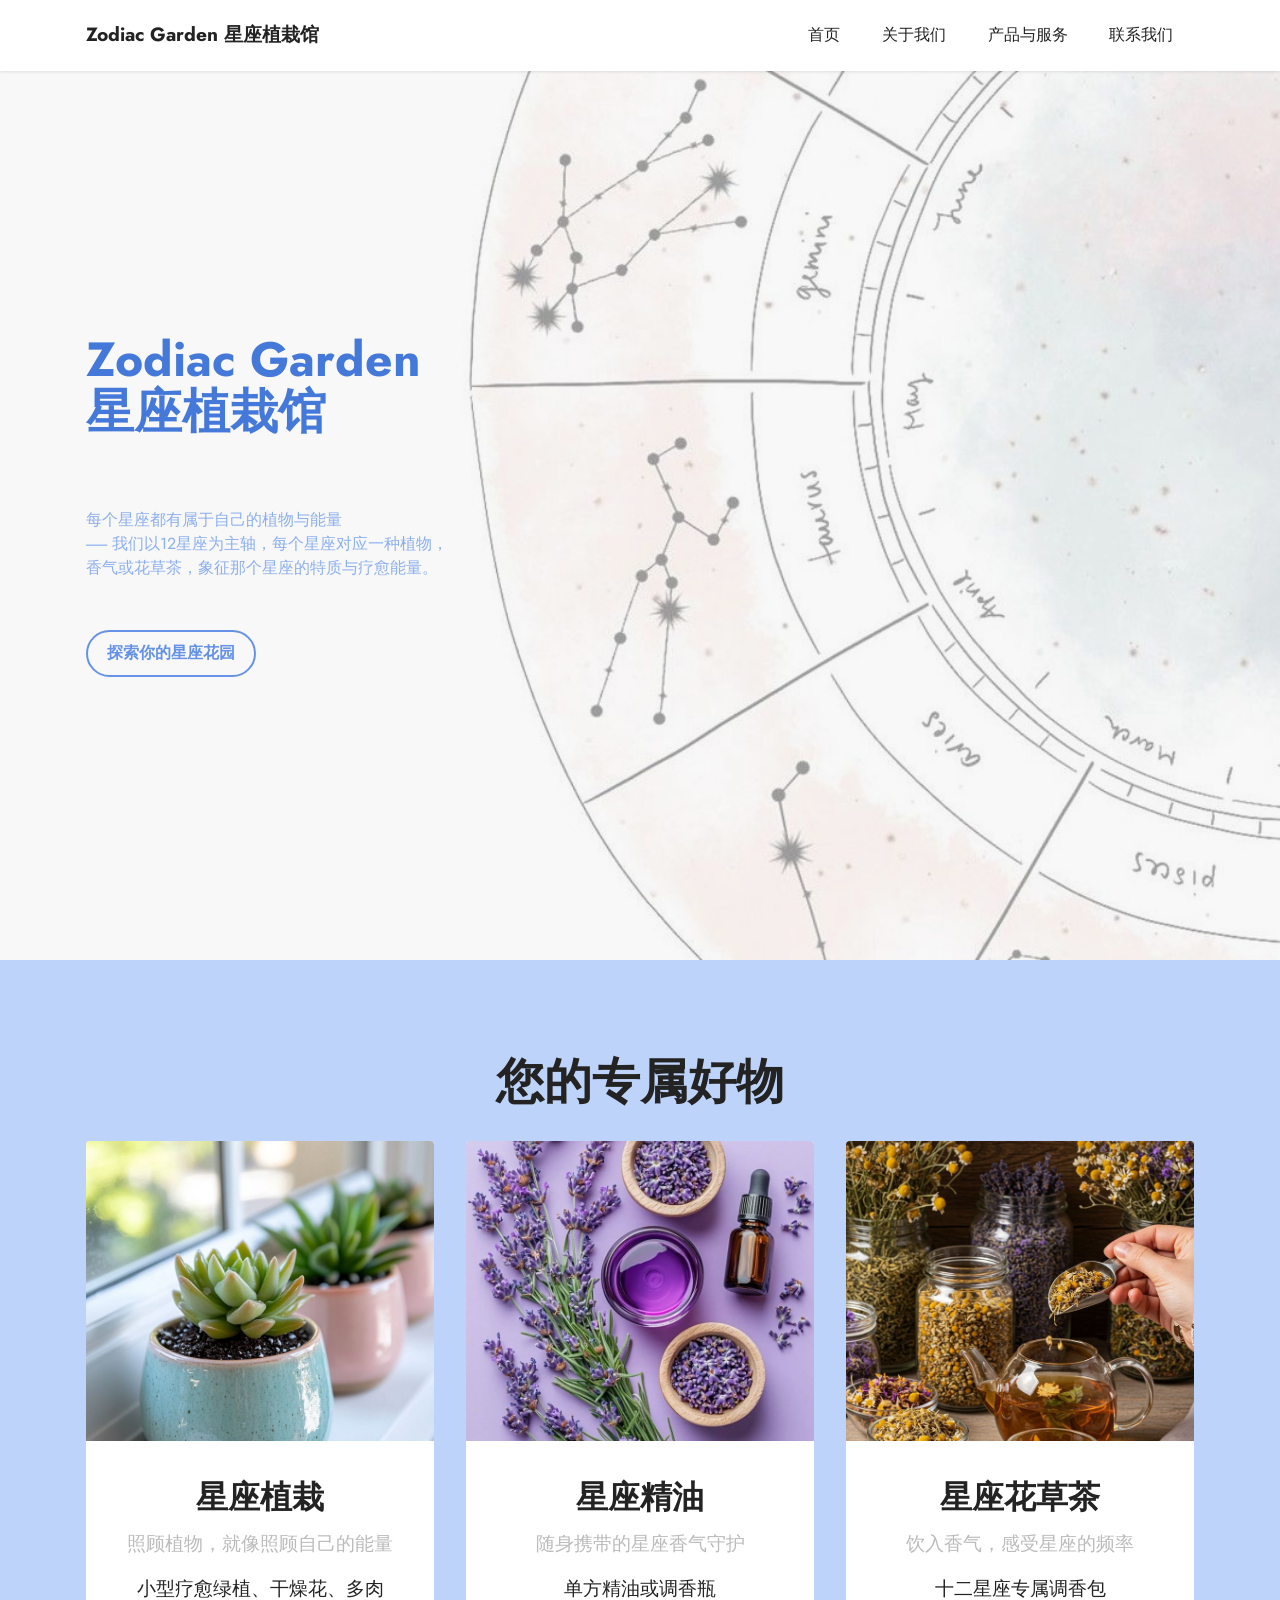
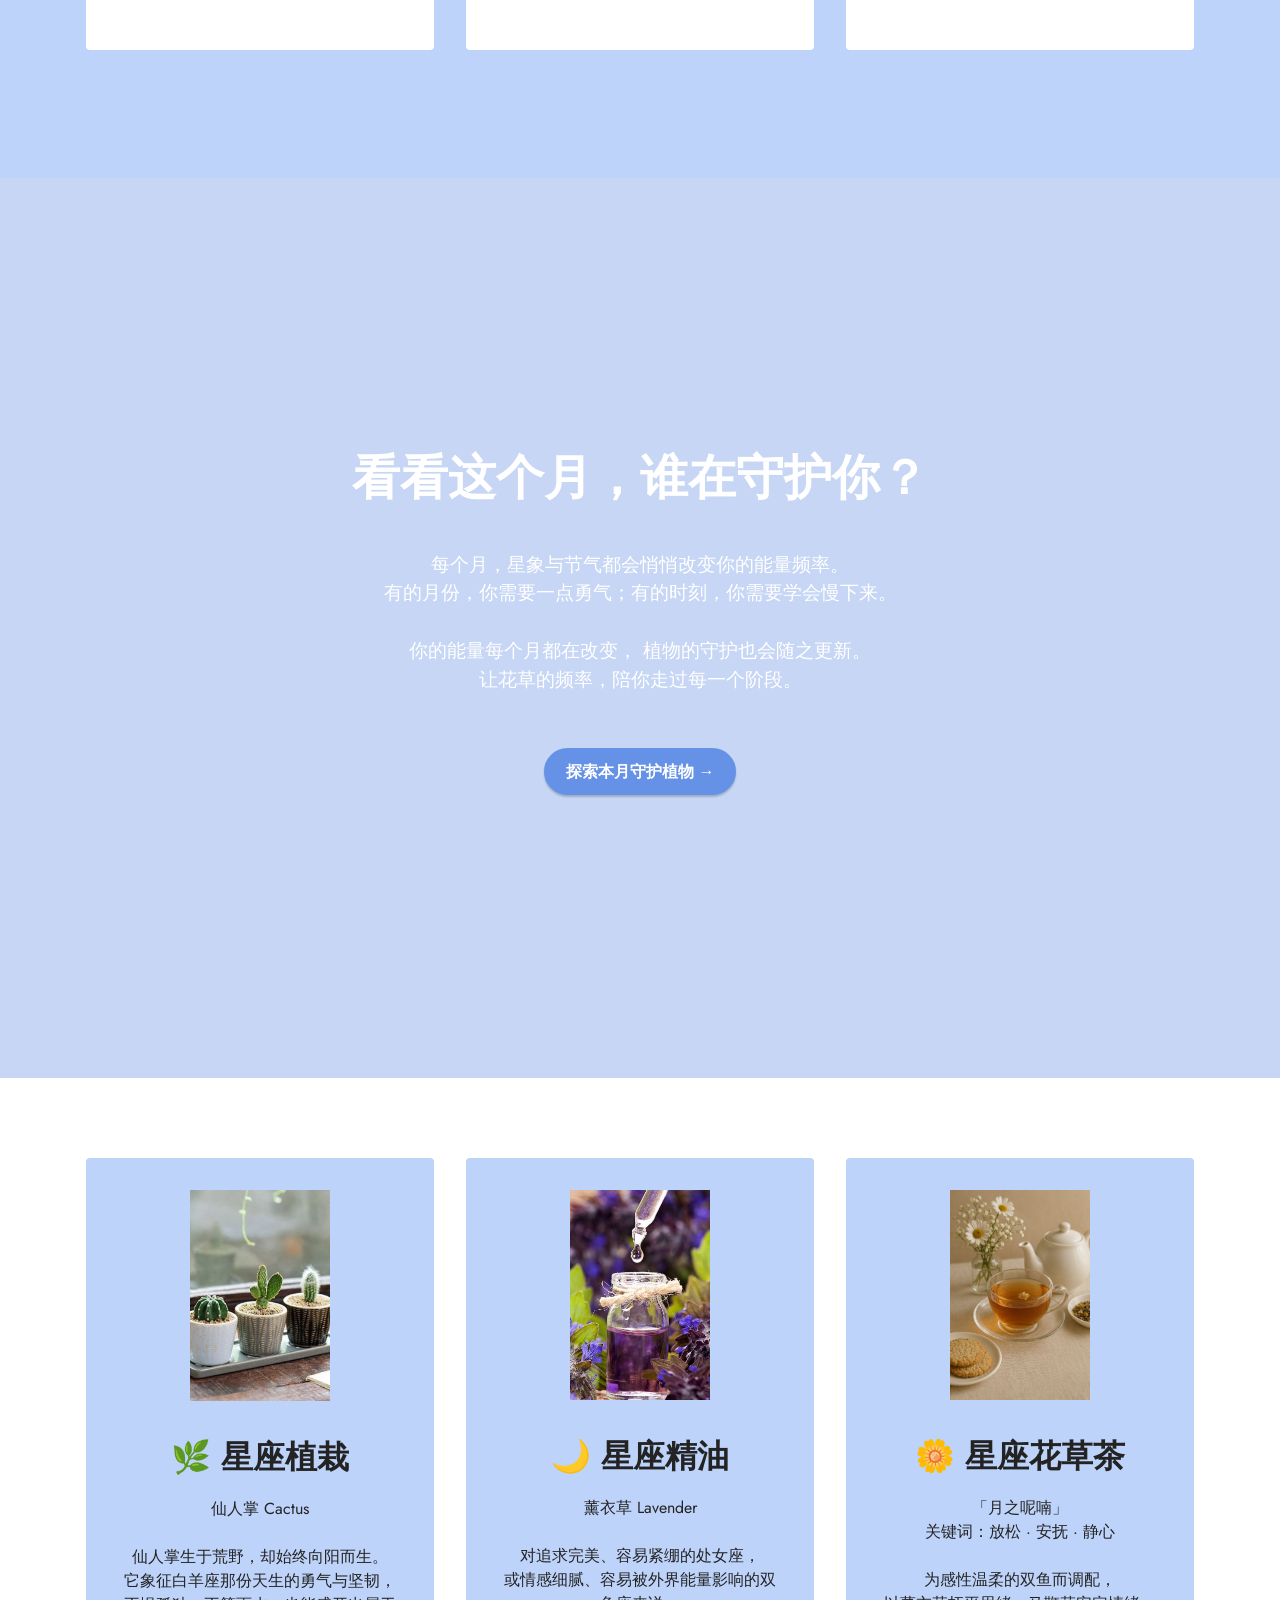
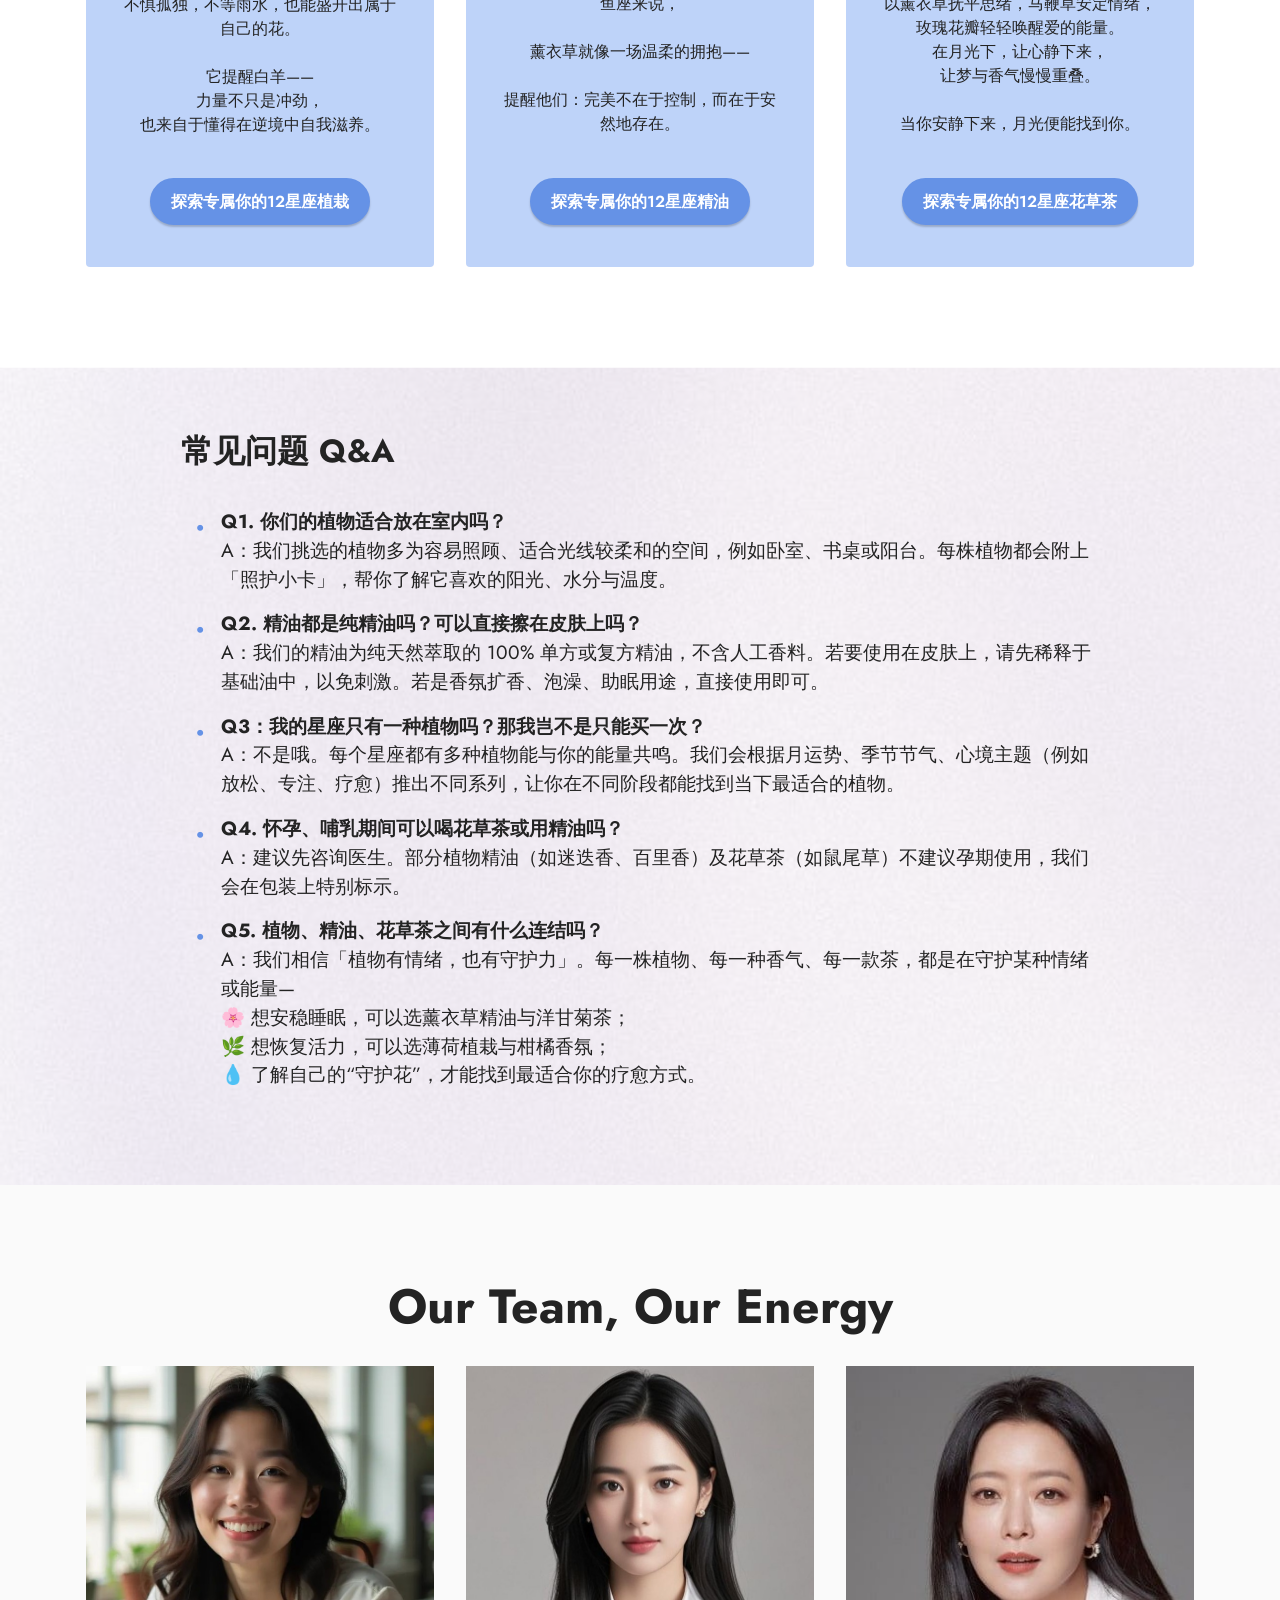
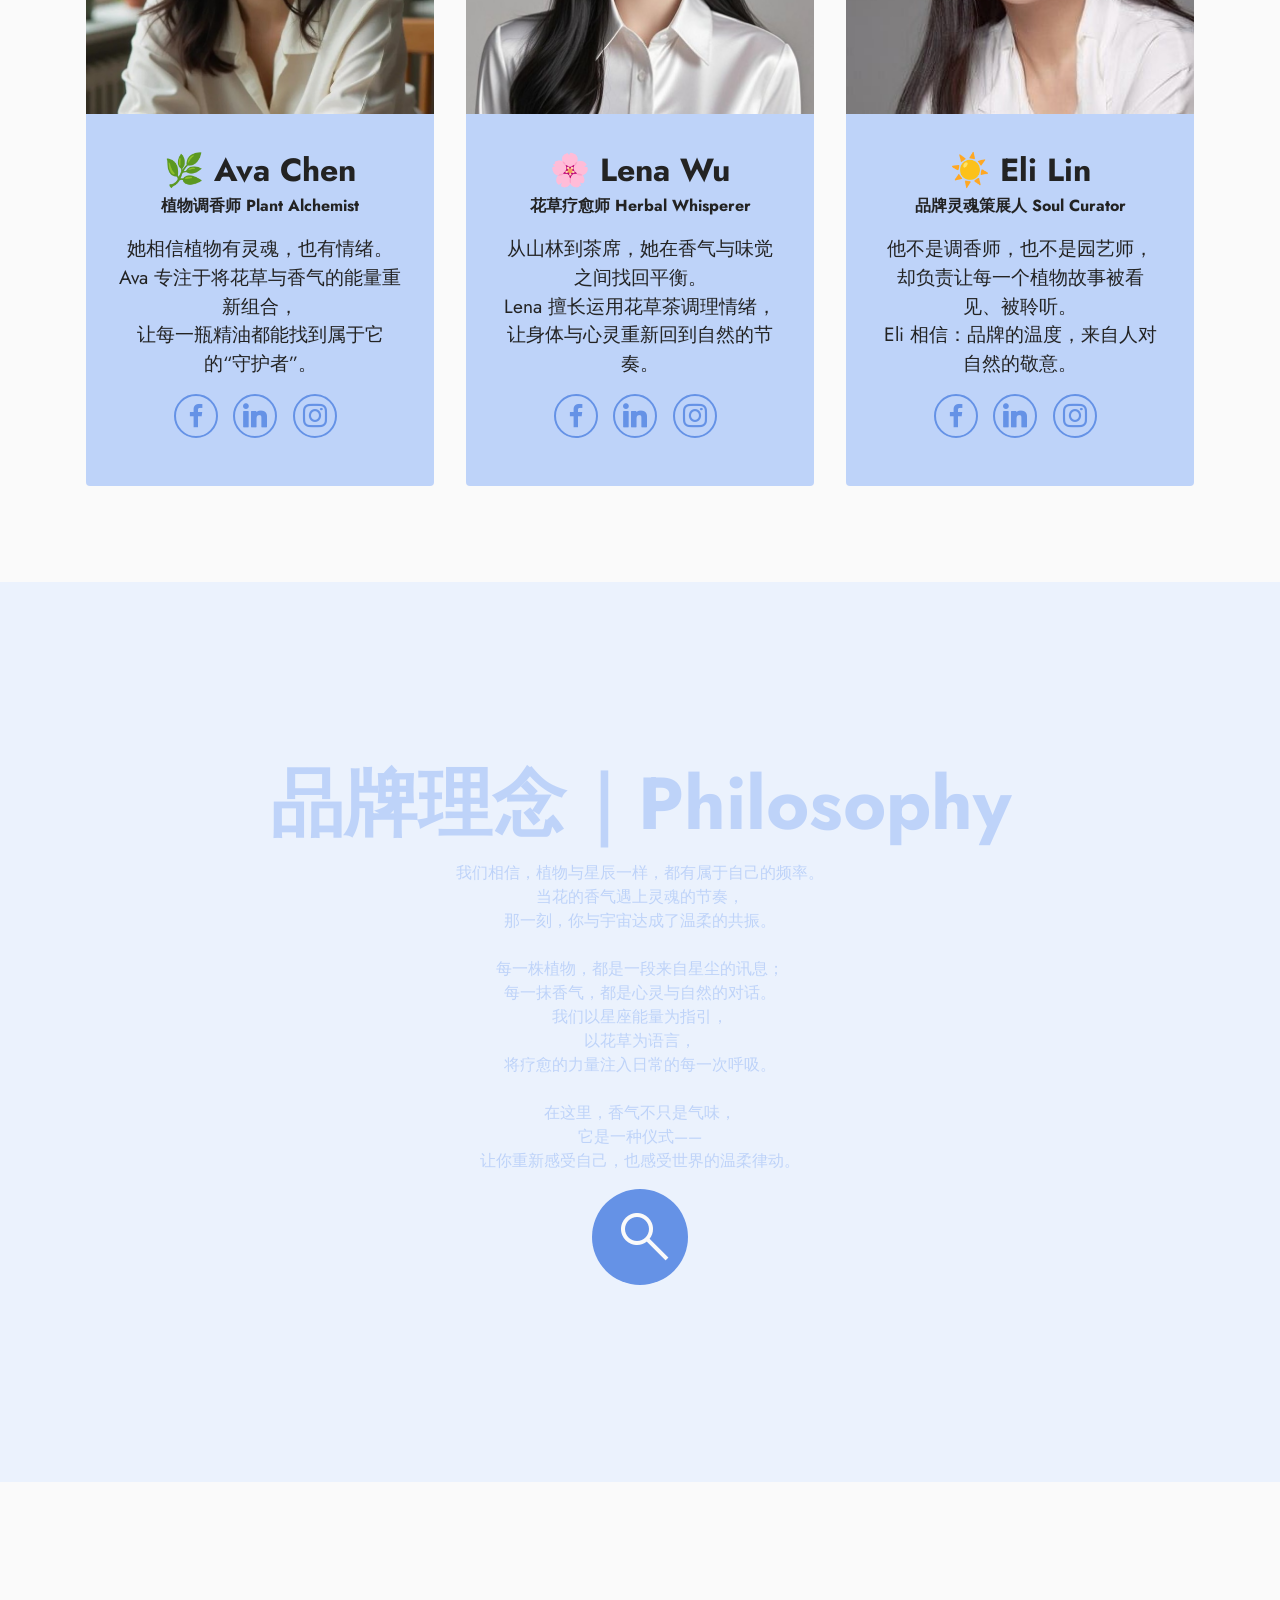
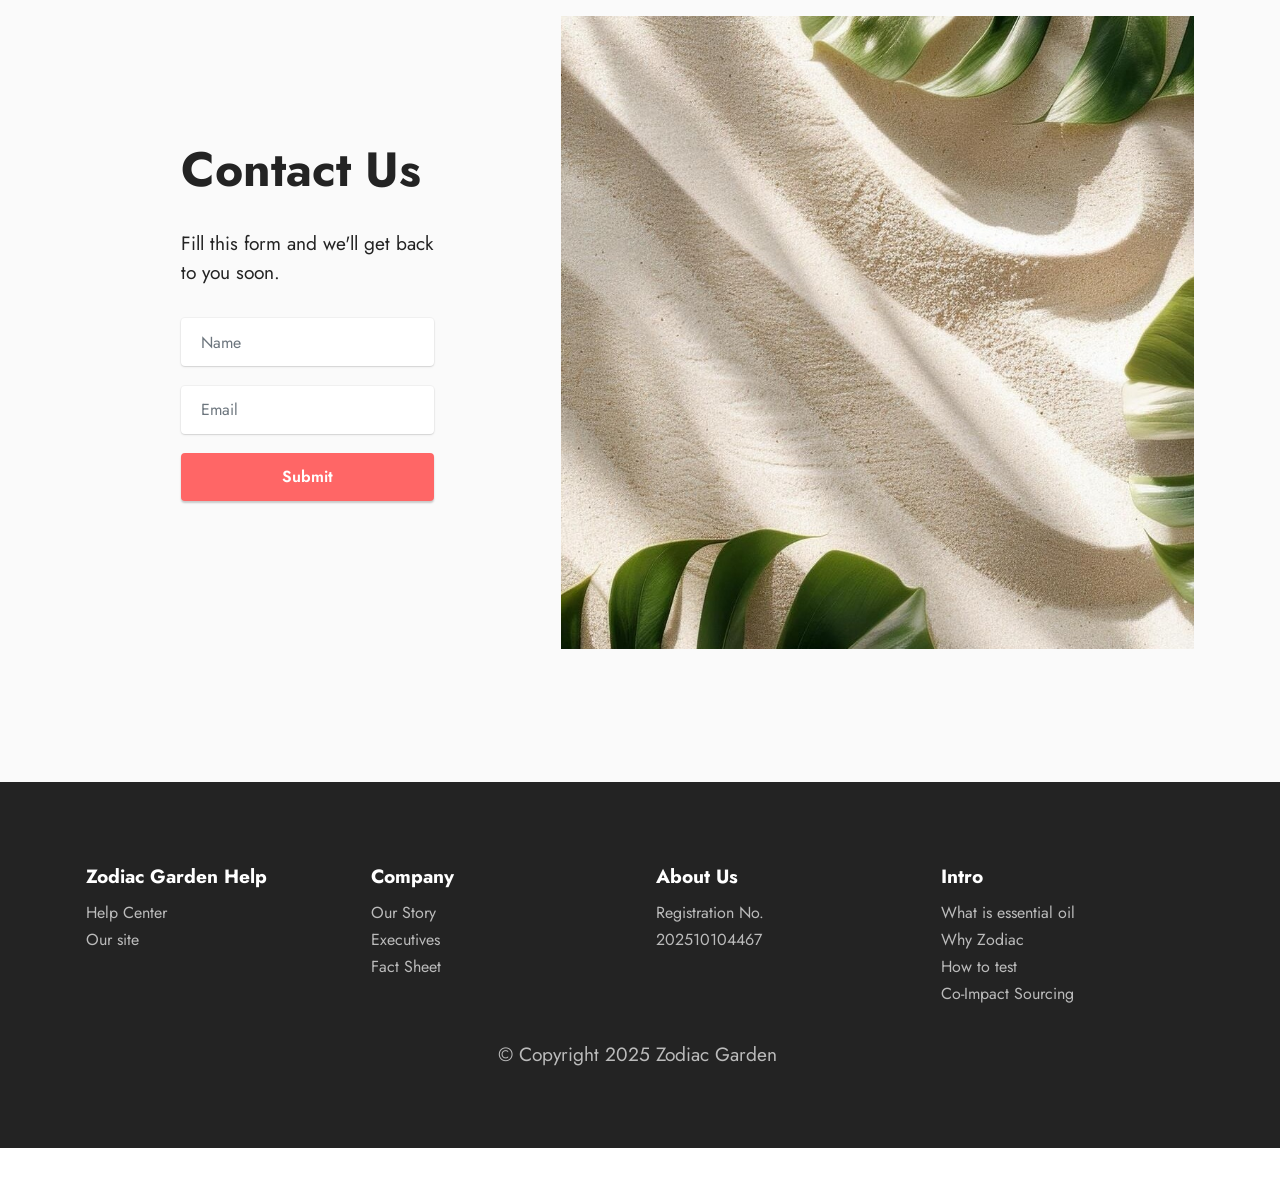
<file: index.html>
<!DOCTYPE html>
<html  >
<head>
  <!-- Site made with Mobirise Website Builder v5.3.0, https://mobirise.com -->
  <meta charset="UTF-8">
  <meta http-equiv="X-UA-Compatible" content="IE=edge">
  <meta name="generator" content="Mobirise v5.3.0, mobirise.com">
  <meta name="viewport" content="width=device-width, initial-scale=1, minimum-scale=1">
  <link rel="shortcut icon" href="assets/images/logo.png" type="image/x-icon">
  <meta name="description" content="">
  
  
  <title>Zodiac Garden | Michelle </title>
  <link rel="stylesheet" href="assets/web/assets/mobirise-icons2/mobirise2.css">
  <link rel="stylesheet" href="assets/tether/tether.min.css">
  <link rel="stylesheet" href="assets/bootstrap/css/bootstrap.min.css">
  <link rel="stylesheet" href="assets/bootstrap/css/bootstrap-grid.min.css">
  <link rel="stylesheet" href="assets/bootstrap/css/bootstrap-reboot.min.css">
  <link rel="stylesheet" href="assets/animatecss/animate.css">
  <link rel="stylesheet" href="assets/dropdown/css/style.css">
  <link rel="stylesheet" href="assets/socicon/css/styles.css">
  <link rel="stylesheet" href="assets/theme/css/style.css">
  <link rel="preload" as="style" href="assets/mobirise/css/mbr-additional.css"><link rel="stylesheet" href="assets/mobirise/css/mbr-additional.css" type="text/css">
  
  
  
  
</head>
<body>
  
  <section class="menu menu1 cid-uYUrfOEdbM" once="menu" id="menu1-z">
    

    <nav class="navbar navbar-dropdown navbar-fixed-top navbar-expand-lg">
        <div class="container">
            <div class="navbar-brand">
                
                <span class="navbar-caption-wrap"><a class="navbar-caption text-black display-7" href="https://mobiri.se">Zodiac Garden 星座植栽馆</a></span>
            </div>
            <button class="navbar-toggler" type="button" data-toggle="collapse" data-target="#navbarSupportedContent" aria-controls="navbarNavAltMarkup" aria-expanded="false" aria-label="Toggle navigation">
                <div class="hamburger">
                    <span></span>
                    <span></span>
                    <span></span>
                    <span></span>
                </div>
            </button>
            <div class="collapse navbar-collapse" id="navbarSupportedContent">
                <ul class="navbar-nav nav-dropdown nav-right" data-app-modern-menu="true"><li class="nav-item"><a class="nav-link link text-black text-primary display-4" href="#">
                            首页</a></li><li class="nav-item"><a class="nav-link link text-black text-primary display-4" href="#">关于我们</a></li>
                    <li class="nav-item"><a class="nav-link link text-black text-primary display-4" href="#">
                            产品与服务</a></li>
                    <li class="nav-item"><a class="nav-link link text-black text-primary display-4" href="#">联系我们</a>
                    </li></ul>
                
                
            </div>
        </div>
    </nav>
</section>

<section class="header1 cid-uYOvRvvKVr mbr-fullscreen" id="header1-0">

    

    <div class="mbr-overlay" style="opacity: 0.1; background-color: rgb(187, 187, 187);"></div>

    <div class="container">
        <div class="row">
            <div class="col-12 col-lg-5">
                <h1 class="mbr-section-title mbr-fonts-style mb-3 display-2"><strong>Zodiac Garden</strong><br><strong>星座植栽馆</strong><br><strong><br></strong></h1>
                
                <p class="mbr-text mbr-fonts-style display-4">
                    每个星座都有属于自己的植物与能量<br>------- 我们以12星座为主轴，每个星座对应一种植物，<br>香气或花草茶，象征那个星座的特质与疗愈能量。<br><br></p>
                <div class="mbr-section-btn mt-3"><a class="btn btn-primary-outline display-4" href="#">探索你的星座花园</a></div>
            </div>
        </div>
    </div>
</section>

<section class="features4 cid-uYOvVQKrYN" id="features4-1">
    
    
    <div class="container">
        <div class="mbr-section-head">
            <h4 class="mbr-section-title mbr-fonts-style align-center mb-0 display-2"><strong>您的专属好物</strong></h4>
            
        </div>
        <div class="row mt-4">
            <div class="item features-image сol-12 col-md-6 col-lg-4">
                <div class="item-wrapper">
                    <div class="item-img">
                        <img src="assets/images/plant-5.jpg" alt="" title="">
                    </div>
                    <div class="item-content">
                        <h5 class="item-title mbr-fonts-style display-5"><strong>星座植栽</strong></h5>
                        <h6 class="item-subtitle mbr-fonts-style mt-1 display-7">照顾植物，就像照顾自己的能量</h6>
                        <p class="mbr-text mbr-fonts-style mt-3 display-7">小型疗愈绿植、干燥花、多肉<br></p>
                    </div>
                    
                </div>
            </div>
            <div class="item features-image сol-12 col-md-6 col-lg-4">
                <div class="item-wrapper">
                    <div class="item-img">
                        <img src="assets/images/plant-6.jpg" alt="" title="">
                    </div>
                    <div class="item-content">
                        <h5 class="item-title mbr-fonts-style display-5"><strong>星座精油</strong></h5>
                        <h6 class="item-subtitle mbr-fonts-style mt-1 display-7">随身携带的星座香气守护</h6>
                        <p class="mbr-text mbr-fonts-style mt-3 display-7">单方精油或调香瓶</p>
                    </div>
                    
                </div>
            </div>
            <div class="item features-image сol-12 col-md-6 col-lg-4">
                <div class="item-wrapper">
                    <div class="item-img">
                        <img src="assets/images/plant-7.jpg" alt="" title="">
                    </div>
                    <div class="item-content">
                        <h5 class="item-title mbr-fonts-style display-5"><strong>星座花草茶</strong></h5>
                        <h6 class="item-subtitle mbr-fonts-style mt-1 display-7">饮入香气，感受星座的频率</h6>
                        <p class="mbr-text mbr-fonts-style mt-3 display-7">十二星座专属调香包<br></p>
                    </div>
                    
                </div>
            </div>

        </div>
    </div>
</section>

<section class="header6 cid-uYPsZw2O3u mbr-fullscreen" data-bg-video="https://www.youtube.com/watch?v=gIHCNBIfDmE" id="header6-w">

    

    <div class="mbr-overlay" style="opacity: 0.3; background-color: rgb(68, 121, 217);"></div>

    <div class="align-center container">
        <div class="row justify-content-center">
            <div class="col-12 col-lg-10">
                <h1 class="mbr-section-title mbr-fonts-style mbr-white mb-3 display-2"><strong>看看这个月，谁在守护你？</strong></h1>
                
                <p class="mbr-text mbr-white mbr-fonts-style display-7"><br>每个月，星象与节气都会悄悄改变你的能量频率。 <br>有的月份，你需要一点勇气；有的时刻，你需要学会慢下来。 <br><br>你的能量每个月都在改变， 植物的守护也会随之更新。 <br>让花草的频率，陪你走过每一个阶段。<br><br></p>
                <div class="mbr-section-btn mt-3"><a class="btn btn-primary display-4" href="#">探索本月守护植物 → </a></div>
            </div>
        </div>
    </div>
</section>

<section class="clients2 cid-uYQvkzLHxe" id="clients2-y">

    

    
    <div class="container">
        <div class="row justify-content-center">
            <div class="card col-12 col-md-6 col-lg-4">
                <div class="card-wrapper">
                    <div class="img-wrapper">
                        <img src="assets/images/cactus-7.jpeg" alt="Mobirise">
                    </div>
                    <div class="card-box align-center">
                        
                        <h5 class="card-title mbr-fonts-style mb-3 display-5"><strong>🌿 星座植栽</strong></h5>
                        <p class="mbr-text mbr-fonts-style mb-4 display-4">
                            仙人掌 Cactus<br><br>仙人掌生于荒野，却始终向阳而生。<br>它象征白羊座那份天生的勇气与坚韧，<br>不惧孤独，不等雨水，也能盛开出属于自己的花。<br><br>它提醒白羊——<br>力量不只是冲劲，<br>也来自于懂得在逆境中自我滋养。<br></p>
                        <div class="mbr-section-btn mt-3"><a class="btn btn-primary display-4" href="#">探索专属你的12星座植栽</a></div>
                    </div>
                </div>
            </div>
            <div class="card col-12 col-md-6 col-lg-4">
                <div class="card-wrapper">
                    <div class="img-wrapper">
                        <img src="assets/images/lavender-2.jpeg" alt="Mobirise">
                    </div>
                    <div class="card-box align-center">
                        
                        <h5 class="card-title mbr-fonts-style mb-3 display-5">
                            <strong>🌙 星座精油</strong>
                        </h5>
                        <p class="mbr-text mbr-fonts-style mb-4 display-4">
                            薰衣草 Lavender<br><br>对追求完美、容易紧绷的处女座，<br>或情感细腻、容易被外界能量影响的双鱼座来说，<br><br>薰衣草就像一场温柔的拥抱——<br><br>提醒他们：完美不在于控制，而在于安然地存在。<br></p>
                        <div class="mbr-section-btn mt-3"><a class="btn btn-primary display-4" href="#">探索专属你的12星座精油</a></div>
                    </div>
                </div>
            </div>
            <div class="card col-12 col-md-6 col-lg-4">
                <div class="card-wrapper">
                    <div class="img-wrapper">
                        <img src="assets/images/chamomile-1.jpeg" alt="Mobirise">
                    </div>
                    <div class="card-box align-center">
                        
                        <h5 class="card-title mbr-fonts-style mb-3 display-5"><strong>🌼 星座花草茶</strong></h5>
                        <p class="mbr-text mbr-fonts-style mb-4 display-4">「月之呢喃」<br>关键词：放松 · 安抚 · 静心<br><br>为感性温柔的双鱼而调配，<br>以薰衣草抚平思绪，马鞭草安定情绪，<br>玫瑰花瓣轻轻唤醒爱的能量。<br>在月光下，让心静下来，<br>让梦与香气慢慢重叠。<br><br>当你安静下来，月光便能找到你。<br></p>
                        <div class="mbr-section-btn mt-3"><a class="btn btn-primary display-4" href="#">探索专属你的12星座花草茶</a></div>
                    </div>
                </div>
            </div>
            
        </div>
    </div>
</section>

<section class="content14 cid-uYOvZrDzsH mbr-parallax-background" id="content14-2">
    
    <div class="mbr-overlay" style="opacity: 0.8; background-color: rgb(255, 255, 255);"></div>
    
    <div class="container">
        <div class="row justify-content-center">
            <div class="col-md-12 col-lg-10">
                    <h3 class="mbr-section-title mbr-fonts-style mb-4 display-5">
                        <strong>常见问题 Q&amp;A</strong></h3>
                <ul class="list mbr-fonts-style display-7">
                    <li><strong>Q1. 你们的植物适合放在室内吗？</strong><br>A：我们挑选的植物多为容易照顾、适合光线较柔和的空间，例如卧室、书桌或阳台。每株植物都会附上「照护小卡」，帮你了解它喜欢的阳光、水分与温度。</li>
                    <li><strong>Q2. 精油都是纯精油吗？可以直接擦在皮肤上吗？</strong><br>A：我们的精油为纯天然萃取的 100% 单方或复方精油，不含人工香料。若要使用在皮肤上，请先稀释于基础油中，以免刺激。若是香氛扩香、泡澡、助眠用途，直接使用即可。</li>
                    <li><strong>Q3：我的星座只有一种植物吗？那我岂不是只能买一次？</strong><br>A：不是哦。每个星座都有多种植物能与你的能量共鸣。我们会根据月运势、季节节气、心境主题（例如放松、专注、疗愈）推出不同系列，让你在不同阶段都能找到当下最适合的植物。</li>
                    <li><strong>Q4. 怀孕、哺乳期间可以喝花草茶或用精油吗？</strong><br>A：建议先咨询医生。部分植物精油（如迷迭香、百里香）及花草茶（如鼠尾草）不建议孕期使用，我们会在包装上特别标示。</li>
                    <li><strong>Q5. 植物、精油、花草茶之间有什么连结吗？<br></strong>A：我们相信「植物有情绪，也有守护力」。每一株植物、每一种香气、每一款茶，都是在守护某种情绪或能量—<br>🌸 想安稳睡眠，可以选薰衣草精油与洋甘菊茶；<br>🌿 想恢复活力，可以选薄荷植栽与柑橘香氛；<br>💧 了解自己的“守护花”，才能找到最适合你的疗愈方式。</li>
                </ul>
            </div>
        </div>
    </div>
</section>

<section class="team1 cid-uYOw7hz9DA" id="team1-4">
    

    
    <div class="container">
        <div class="row justify-content-center">
            <div class="col-12">
                <h3 class="mbr-section-title mbr-fonts-style align-center mb-4 display-2"><strong>Our Team, Our Energy</strong></h3>
                
            </div>
            <div class="col-sm-6 col-lg-4">
                <div class="card-wrap">
                    <div class="image-wrap">
                        <img src="assets/images/lady2.jpeg" alt="">
                    </div>
                    <div class="content-wrap">
                        <h5 class="mbr-section-title card-title mbr-fonts-style align-center m-0 display-5"><strong>🌿 Ava Chen</strong><br></h5>
                        <h6 class="mbr-role mbr-fonts-style align-center mb-3 display-4"><strong>植物调香师 Plant Alchemist</strong></h6>
                        <p class="card-text mbr-fonts-style align-center display-7">她相信植物有灵魂，也有情绪。<br>Ava 专注于将花草与香气的能量重新组合，<br>让每一瓶精油都能找到属于它的“守护者”。</p>
                        <div class="social-row display-7">
                            <div class="soc-item">
                                <a href="https://www.facebook.com/Mobirise/" target="_blank">
                                    <span class="mbr-iconfont socicon socicon-facebook"></span>
                                </a>
                            </div>
                            <div class="soc-item">
                                <a href="https://twitter.com/mobirise" target="_blank">
                                    <span class="mbr-iconfont socicon-linkedin socicon"></span>
                                </a>
                            </div>
                            <div class="soc-item">
                                <a href="https://instagram.com/mobirise" target="_blank">
                                    <span class="mbr-iconfont socicon socicon-instagram"></span>
                                </a>
                            </div>
                            
                            
                        </div>
                        
                    </div>
                </div>
            </div>

            <div class="col-sm-6 col-lg-4">
                <div class="card-wrap">
                    <div class="image-wrap">
                        <img src="assets/images/lady.jpeg" alt="">
                    </div>
                    <div class="content-wrap">
                        <h5 class="mbr-section-title card-title mbr-fonts-style align-center m-0 display-5"><strong>🌸 Lena Wu</strong></h5>
                        <h6 class="mbr-role mbr-fonts-style align-center mb-3 display-4"><strong>花草疗愈师 Herbal Whisperer</strong></h6>
                        <p class="card-text mbr-fonts-style align-center display-7">从山林到茶席，她在香气与味觉之间找回平衡。<br>Lena 擅长运用花草茶调理情绪，<br>让身体与心灵重新回到自然的节奏。</p>
                        <div class="social-row display-7">
                            <div class="soc-item">
                                <a href="https://www.facebook.com/Mobirise/" target="_blank">
                                    <span class="mbr-iconfont socicon socicon-facebook"></span>
                                </a>
                            </div>
                            <div class="soc-item">
                                <a href="https://twitter.com/mobirise" target="_blank">
                                    <span class="mbr-iconfont socicon-linkedin socicon"></span>
                                </a>
                            </div>
                            <div class="soc-item">
                                <a href="https://instagram.com/mobirise" target="_blank">
                                    <span class="mbr-iconfont socicon socicon-instagram"></span>
                                </a>
                            </div>
                            
                            
                        </div>
                        
                    </div>
                </div>
            </div>

            <div class="col-sm-6 col-lg-4">
                <div class="card-wrap">
                    <div class="image-wrap">
                        <img src="assets/images/lady3.jpeg" alt="">
                    </div>
                    <div class="content-wrap">
                        <h5 class="mbr-section-title card-title mbr-fonts-style align-center m-0 display-5"><strong>☀️ Eli Lin</strong></h5>
                        <h6 class="mbr-role mbr-fonts-style align-center mb-3 display-4"><strong>品牌灵魂策展人 Soul Curator</strong></h6>
                        <p class="card-text mbr-fonts-style align-center display-7">他不是调香师，也不是园艺师，<br>却负责让每一个植物故事被看见、被聆听。<br>Eli 相信：品牌的温度，来自人对自然的敬意。</p>
                        <div class="social-row display-7">
                            <div class="soc-item">
                                <a href="https://www.facebook.com/Mobirise/" target="_blank">
                                    <span class="mbr-iconfont socicon socicon-facebook"></span>
                                </a>
                            </div>
                            <div class="soc-item">
                                <a href="https://twitter.com/mobirise" target="_blank">
                                    <span class="mbr-iconfont socicon-linkedin socicon"></span>
                                </a>
                            </div>
                            <div class="soc-item">
                                <a href="https://instagram.com/mobirise" target="_blank">
                                    <span class="mbr-iconfont socicon socicon-instagram"></span>
                                </a>
                            </div>
                            
                            
                        </div>
                        
                    </div>
                </div>
            </div>

            
        </div>
    </div>
</section>

<section class="header17 cid-uZ5TwAPh46 mbr-fullscreen" data-bg-video="https://www.youtube.com/watch?v=8Oxw4BgqQ2Y" id="header17-12">

    

    <div class="mbr-overlay" style="opacity: 0.3; background-color: rgb(190, 211, 249);">
    </div>

    <div class="align-center container">
        <div class="row justify-content-md-center">
            <div class="col-md-10">
                <h1 class="mbr-section-title mb-3 mbr-fonts-style display-1">
                    <strong>品牌理念｜Philosophy</strong>
                </h1>
                <p class="mbr-text mb-3 mbr-fonts-style display-4">我们相信，植物与星辰一样，都有属于自己的频率。<br>当花的香气遇上灵魂的节奏，<br>那一刻，你与宇宙达成了温柔的共振。<br><br>每一株植物，都是一段来自星尘的讯息；<br>每一抹香气，都是心灵与自然的对话。<br>我们以星座能量为指引，<br>以花草为语言，<br>将疗愈的力量注入日常的每一次呼吸。<br><br>在这里，香气不只是气味，<br>它是一种仪式——<br>让你重新感受自己，也感受世界的温柔律动。</p>
                <div class="mbr-media mb-3 show-modal" data-modal=".modalWindow">
                    <div class="icon-wrapper">
                        <span class="mbr-iconfont mobi-mbri-search mobi-mbri"></span>
                    </div>
                </div>
                
            </div>
        </div>
    </div>
    <div>
        <div class="modalWindow" style="display: none;">
            <div class="modalWindow-container">
                <div class="modalWindow-video-container">
                    <div class="modalWindow-video">
                        <iframe width="100%" height="100%" frameborder="0" allowfullscreen="1" data-src="https://www.youtube.com/watch?v=36YgDDJ7XSc"></iframe>
                    </div>
                    <a class="close" role="button" data-dismiss="modal">
                        <span aria-hidden="true" class="mbr-iconfont mobi-mbri-close mobi-mbri closeModal"></span>
                        <span class="sr-only">Close</span>
                    </a>
                </div>
            </div>
        </div>
    </div>
</section>

<section class="form4 cid-uYOwaCQYv4 mbr-fullscreen" id="form4-6">

    

    

    <div class="container">
        <div class="row content-wrapper justify-content-center">
            <div class="col-lg-3 offset-lg-1 mbr-form" data-form-type="formoid">
                <form action="https://mobirise.eu/" method="POST" class="mbr-form form-with-styler" data-form-title="Form Name"><input type="hidden" name="email" data-form-email="true" value="ynfzowT5JOOEkgsdQ01LHYx7oTw5FbR9ImBOmmRMtTUlo30JtqJV4tMSH4C9cDuroCyfW/m+CUPFcbThV6NfqZKzioBCEzPQCzKA/Trlizds1KnI6T25smWyNST4JFo8">
                    <div class="row">
                        <div hidden="hidden" data-form-alert="" class="alert alert-success col-12">Thanks for filling
                            out the form!</div>
                        <div hidden="hidden" data-form-alert-danger="" class="alert alert-danger col-12">Oops...! some
                            problem!</div>
                    </div>
                    <div class="dragArea row">
                        <div class="col-lg-12 col-md-12 col-sm-12">
                            <h1 class="mbr-section-title mb-4 display-2">
                                <strong>Contact Us</strong>
                            </h1>
                        </div>
                        <div class="col-lg-12 col-md-12 col-sm-12">
                            <p class="mbr-text mbr-fonts-style mb-4 display-7">
                                Fill this form and we'll get back to you soon.</p>
                        </div>
                        <div class="col-lg-12 col-md col-12 form-group" data-for="name">
                            <input type="text" name="name" placeholder="Name" data-form-field="name" class="form-control" value="" id="name-form4-6">
                        </div>
                        <div class="col-lg-12 col-md col-12 form-group" data-for="email">
                            <input type="email" name="email" placeholder="Email" data-form-field="email" class="form-control" value="" id="email-form4-6">
                        </div>
                        <div class="col-12 col-md-auto mbr-section-btn">
                            <button type="submit" class="btn btn-secondary display-4">Submit</button>
                        </div>
                    </div>
                </form>
            </div>
            <div class="col-lg-7 offset-lg-1 col-12">
                <div class="image-wrapper">
                    <img class="w-100" src="assets/images/plant2-1.jpeg" alt="Mobirise">
                </div>
            </div>
        </div>
    </div>
</section>

<section class="footer2 cid-uYPju21LbN" once="footers" id="footer2-t">

    
    
    <div class="container">
        <div class="row mbr-white">
            <div class="col-6 col-md-4 col-lg-3">
                <h5 class="mbr-section-subtitle mbr-fonts-style mb-2 display-7"><strong>Zodiac Garden Help</strong>
                </h5>
                <ul class="list mbr-fonts-style display-4">
                    <li class="mbr-text item-wrap">Help Center</li>
                    <li class="mbr-text item-wrap">Our site</li>
                </ul>
            </div>
            <div class="col-6 col-md-4 col-lg-3">
                <h5 class="mbr-section-subtitle mbr-fonts-style mb-2 display-7">
                    <strong>Company</strong></h5>
                <ul class="list mbr-fonts-style display-4">
                    <li class="mbr-text item-wrap">Our Story</li>
                    <li class="mbr-text item-wrap">Executives</li>
                    <li class="mbr-text item-wrap">Fact Sheet</li>
                </ul>
            </div>
            <div class="col-6 col-md-4 col-lg-3">
                <h5 class="mbr-section-subtitle mbr-fonts-style mb-2 display-7">
                    <strong>About Us</strong></h5>
                <ul class="list mbr-fonts-style display-4">
                    <li class="mbr-text item-wrap">Registration No.</li>
                    <li class="mbr-text item-wrap">202510104467</li>
                    <li class="mbr-text item-wrap"><br></li>
                    <li class="mbr-text item-wrap"><br></li>
                </ul>
            </div>
            <div class="col-6 col-md-4 col-lg-3">
                <h5 class="mbr-section-subtitle mbr-fonts-style mb-2 display-7"><strong>Intro</strong></h5>
                <ul class="list mbr-fonts-style display-4">
                    <li class="mbr-text item-wrap">What is essential oil</li>
                    <li class="mbr-text item-wrap">Why Zodiac</li>
                    <li class="mbr-text item-wrap">How to test&nbsp;</li>
                    <li class="mbr-text item-wrap">Co-Impact Sourcing</li>
                </ul>
            </div>
            <div class="col-12 mt-4">
                <p class="mbr-text mb-0 mbr-fonts-style copyright align-center display-7">
                    © Copyright 2025 Zodiac Garden&nbsp;</p>
            </div>
        </div>
    </div>
</section><section style="background-color: #fff; font-family: -apple-system, BlinkMacSystemFont, 'Segoe UI', 'Roboto', 'Helvetica Neue', Arial, sans-serif; color:#aaa; font-size:12px; padding: 0; align-items: center; display: flex;"><a href="https://mobirise.site/c" style="flex: 1 1; height: 3rem; padding-left: 1rem;"></a><p style="flex: 0 0 auto; margin:0; padding-right:1rem;">Mobirise web creator - <a href="https://mobirise.site/o" style="color:#aaa;">Try here</a></p></section><script src="assets/web/assets/jquery/jquery.min.js"></script>  <script src="assets/popper/popper.min.js"></script>  <script src="assets/tether/tether.min.js"></script>  <script src="assets/bootstrap/js/bootstrap.min.js"></script>  <script src="assets/smoothscroll/smooth-scroll.js"></script>  <script src="assets/viewportchecker/jquery.viewportchecker.js"></script>  <script src="assets/dropdown/js/nav-dropdown.js"></script>  <script src="assets/dropdown/js/navbar-dropdown.js"></script>  <script src="assets/touchswipe/jquery.touch-swipe.min.js"></script>  <script src="assets/ytplayer/jquery.mb.ytplayer.min.js"></script>  <script src="assets/vimeoplayer/jquery.mb.vimeo_player.js"></script>  <script src="assets/parallax/jarallax.min.js"></script>  <script src="assets/playervimeo/vimeo_player.js"></script>  <script src="assets/theme/js/script.js"></script>  <script src="assets/formoid/formoid.min.js"></script>  
  
  
 <div id="scrollToTop" class="scrollToTop mbr-arrow-up"><a style="text-align: center;"><i class="mbr-arrow-up-icon mbr-arrow-up-icon-cm cm-icon cm-icon-smallarrow-up"></i></a></div>
    <input name="animation" type="hidden">
  </body>
</html>
</file>
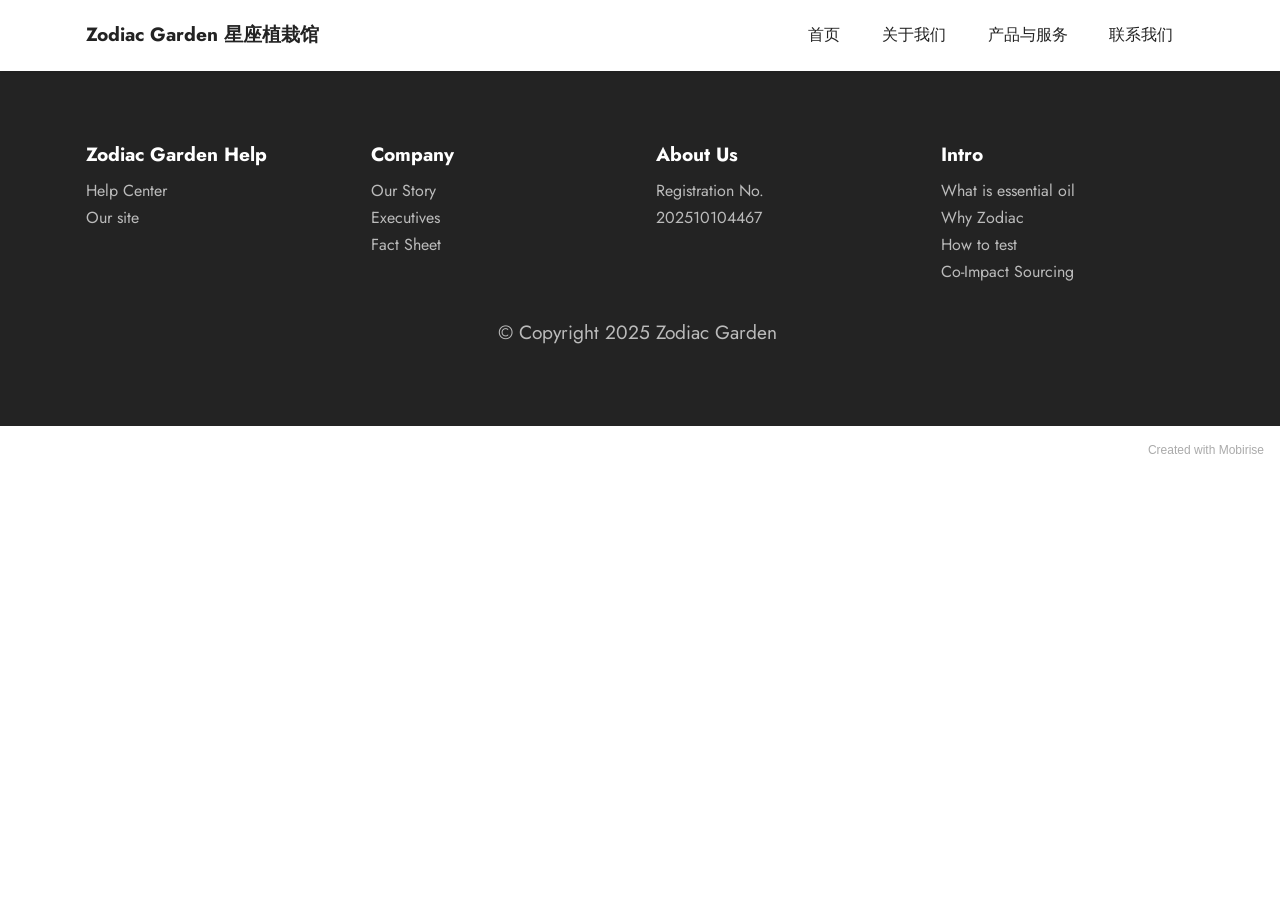
<file: page1.html>
<!DOCTYPE html>
<html  >
<head>
  <!-- Site made with Mobirise Website Builder v5.3.0, https://mobirise.com -->
  <meta charset="UTF-8">
  <meta http-equiv="X-UA-Compatible" content="IE=edge">
  <meta name="generator" content="Mobirise v5.3.0, mobirise.com">
  <meta name="viewport" content="width=device-width, initial-scale=1, minimum-scale=1">
  <link rel="shortcut icon" href="assets/images/logo.png" type="image/x-icon">
  <meta name="description" content="">
  
  
  <title>About Us</title>
  <link rel="stylesheet" href="assets/tether/tether.min.css">
  <link rel="stylesheet" href="assets/bootstrap/css/bootstrap.min.css">
  <link rel="stylesheet" href="assets/bootstrap/css/bootstrap-grid.min.css">
  <link rel="stylesheet" href="assets/bootstrap/css/bootstrap-reboot.min.css">
  <link rel="stylesheet" href="assets/animatecss/animate.css">
  <link rel="stylesheet" href="assets/dropdown/css/style.css">
  <link rel="stylesheet" href="assets/socicon/css/styles.css">
  <link rel="stylesheet" href="assets/theme/css/style.css">
  <link rel="preload" as="style" href="assets/mobirise/css/mbr-additional.css"><link rel="stylesheet" href="assets/mobirise/css/mbr-additional.css" type="text/css">
  
  
  
  
</head>
<body>
  
  <section class="menu menu1 cid-uYUrfOEdbM" once="menu" id="menu1-10">
    

    <nav class="navbar navbar-dropdown navbar-fixed-top navbar-expand-lg">
        <div class="container">
            <div class="navbar-brand">
                
                <span class="navbar-caption-wrap"><a class="navbar-caption text-black display-7" href="https://mobiri.se">Zodiac Garden 星座植栽馆</a></span>
            </div>
            <button class="navbar-toggler" type="button" data-toggle="collapse" data-target="#navbarSupportedContent" aria-controls="navbarNavAltMarkup" aria-expanded="false" aria-label="Toggle navigation">
                <div class="hamburger">
                    <span></span>
                    <span></span>
                    <span></span>
                    <span></span>
                </div>
            </button>
            <div class="collapse navbar-collapse" id="navbarSupportedContent">
                <ul class="navbar-nav nav-dropdown nav-right" data-app-modern-menu="true"><li class="nav-item"><a class="nav-link link text-black text-primary display-4" href="#">
                            首页</a></li><li class="nav-item"><a class="nav-link link text-black text-primary display-4" href="#">关于我们</a></li>
                    <li class="nav-item"><a class="nav-link link text-black text-primary display-4" href="#">
                            产品与服务</a></li>
                    <li class="nav-item"><a class="nav-link link text-black text-primary display-4" href="#">联系我们</a>
                    </li></ul>
                
                
            </div>
        </div>
    </nav>
</section>

<section class="footer2 cid-uYPju21LbN" once="footers" id="footer2-11">

    
    
    <div class="container">
        <div class="row mbr-white">
            <div class="col-6 col-md-4 col-lg-3">
                <h5 class="mbr-section-subtitle mbr-fonts-style mb-2 display-7"><strong>Zodiac Garden Help</strong>
                </h5>
                <ul class="list mbr-fonts-style display-4">
                    <li class="mbr-text item-wrap">Help Center</li>
                    <li class="mbr-text item-wrap">Our site</li>
                </ul>
            </div>
            <div class="col-6 col-md-4 col-lg-3">
                <h5 class="mbr-section-subtitle mbr-fonts-style mb-2 display-7">
                    <strong>Company</strong></h5>
                <ul class="list mbr-fonts-style display-4">
                    <li class="mbr-text item-wrap">Our Story</li>
                    <li class="mbr-text item-wrap">Executives</li>
                    <li class="mbr-text item-wrap">Fact Sheet</li>
                </ul>
            </div>
            <div class="col-6 col-md-4 col-lg-3">
                <h5 class="mbr-section-subtitle mbr-fonts-style mb-2 display-7">
                    <strong>About Us</strong></h5>
                <ul class="list mbr-fonts-style display-4">
                    <li class="mbr-text item-wrap">Registration No.</li>
                    <li class="mbr-text item-wrap">202510104467</li>
                    <li class="mbr-text item-wrap"><br></li>
                    <li class="mbr-text item-wrap"><br></li>
                </ul>
            </div>
            <div class="col-6 col-md-4 col-lg-3">
                <h5 class="mbr-section-subtitle mbr-fonts-style mb-2 display-7"><strong>Intro</strong></h5>
                <ul class="list mbr-fonts-style display-4">
                    <li class="mbr-text item-wrap">What is essential oil</li>
                    <li class="mbr-text item-wrap">Why Zodiac</li>
                    <li class="mbr-text item-wrap">How to test&nbsp;</li>
                    <li class="mbr-text item-wrap">Co-Impact Sourcing</li>
                </ul>
            </div>
            <div class="col-12 mt-4">
                <p class="mbr-text mb-0 mbr-fonts-style copyright align-center display-7">
                    © Copyright 2025 Zodiac Garden&nbsp;</p>
            </div>
        </div>
    </div>
</section><section style="background-color: #fff; font-family: -apple-system, BlinkMacSystemFont, 'Segoe UI', 'Roboto', 'Helvetica Neue', Arial, sans-serif; color:#aaa; font-size:12px; padding: 0; align-items: center; display: flex;"><a href="https://mobirise.site/b" style="flex: 1 1; height: 3rem; padding-left: 1rem;"></a><p style="flex: 0 0 auto; margin:0; padding-right:1rem;">Created with <a href="https://mobirise.site/a" style="color:#aaa;">Mobirise</a></p></section><script src="assets/web/assets/jquery/jquery.min.js"></script>  <script src="assets/popper/popper.min.js"></script>  <script src="assets/tether/tether.min.js"></script>  <script src="assets/bootstrap/js/bootstrap.min.js"></script>  <script src="assets/smoothscroll/smooth-scroll.js"></script>  <script src="assets/viewportchecker/jquery.viewportchecker.js"></script>  <script src="assets/dropdown/js/nav-dropdown.js"></script>  <script src="assets/dropdown/js/navbar-dropdown.js"></script>  <script src="assets/touchswipe/jquery.touch-swipe.min.js"></script>  <script src="assets/theme/js/script.js"></script>  
  
  
 <div id="scrollToTop" class="scrollToTop mbr-arrow-up"><a style="text-align: center;"><i class="mbr-arrow-up-icon mbr-arrow-up-icon-cm cm-icon cm-icon-smallarrow-up"></i></a></div>
    <input name="animation" type="hidden">
  </body>
</html>
</file>
<file: assets/web/assets/mobirise-icons2/mobirise2.css>
@font-face {
  font-family: 'Moririse2';
  font-display: swap;
  src:  url('mobirise2.eot?f2bix4');
  src:  url('mobirise2.eot?f2bix4#iefix') format('embedded-opentype'),
    url('mobirise2.ttf?f2bix4') format('truetype'),
    url('mobirise2.woff?f2bix4') format('woff'),
    url('mobirise2.svg?f2bix4#mobirise2') format('svg');
  font-weight: normal;
  font-style: normal;
}

[class^="mobi-"], [class*=" mobi-"] {
  /* use !important to prevent issues with browser extensions that change fonts */
  font-family: 'Moririse2' !important;
  speak: none;
  font-style: normal;
  font-weight: normal;
  font-variant: normal;
  text-transform: none;
  line-height: 1;

  /* Better Font Rendering =========== */
  -webkit-font-smoothing: antialiased;
  -moz-osx-font-smoothing: grayscale;
}

.mobi-mbri-add-submenu:before {
  content: "\e900";
}
.mobi-mbri-alert:before {
  content: "\e901";
}
.mobi-mbri-align-center:before {
  content: "\e902";
}
.mobi-mbri-align-justify:before {
  content: "\e903";
}
.mobi-mbri-align-left:before {
  content: "\e904";
}
.mobi-mbri-align-right:before {
  content: "\e905";
}
.mobi-mbri-android:before {
  content: "\e906";
}
.mobi-mbri-apple:before {
  content: "\e907";
}
.mobi-mbri-arrow-down:before {
  content: "\e908";
}
.mobi-mbri-arrow-next:before {
  content: "\e909";
}
.mobi-mbri-arrow-prev:before {
  content: "\e90a";
}
.mobi-mbri-arrow-up:before {
  content: "\e90b";
}
.mobi-mbri-bold:before {
  content: "\e90c";
}
.mobi-mbri-bookmark:before {
  content: "\e90d";
}
.mobi-mbri-bootstrap:before {
  content: "\e90e";
}
.mobi-mbri-briefcase:before {
  content: "\e90f";
}
.mobi-mbri-browse:before {
  content: "\e910";
}
.mobi-mbri-bulleted-list:before {
  content: "\e911";
}
.mobi-mbri-calendar:before {
  content: "\e912";
}
.mobi-mbri-camera:before {
  content: "\e913";
}
.mobi-mbri-cart-add:before {
  content: "\e914";
}
.mobi-mbri-cart-full:before {
  content: "\e915";
}
.mobi-mbri-cash:before {
  content: "\e916";
}
.mobi-mbri-change-style:before {
  content: "\e917";
}
.mobi-mbri-chat:before {
  content: "\e918";
}
.mobi-mbri-clock:before {
  content: "\e919";
}
.mobi-mbri-close:before {
  content: "\e91a";
}
.mobi-mbri-cloud:before {
  content: "\e91b";
}
.mobi-mbri-code:before {
  content: "\e91c";
}
.mobi-mbri-contact-form:before {
  content: "\e91d";
}
.mobi-mbri-credit-card:before {
  content: "\e91e";
}
.mobi-mbri-cursor-click:before {
  content: "\e91f";
}
.mobi-mbri-cust-feedback:before {
  content: "\e920";
}
.mobi-mbri-database:before {
  content: "\e921";
}
.mobi-mbri-delivery:before {
  content: "\e922";
}
.mobi-mbri-desktop:before {
  content: "\e923";
}
.mobi-mbri-devices:before {
  content: "\e924";
}
.mobi-mbri-down:before {
  content: "\e925";
}
.mobi-mbri-download-2:before {
  content: "\e926";
}
.mobi-mbri-download:before {
  content: "\e927";
}
.mobi-mbri-drag-n-drop-2:before {
  content: "\e928";
}
.mobi-mbri-drag-n-drop:before {
  content: "\e929";
}
.mobi-mbri-edit-2:before {
  content: "\e92a";
}
.mobi-mbri-edit:before {
  content: "\e92b";
}
.mobi-mbri-error:before {
  content: "\e92c";
}
.mobi-mbri-extension:before {
  content: "\e92d";
}
.mobi-mbri-features:before {
  content: "\e92e";
}
.mobi-mbri-file:before {
  content: "\e92f";
}
.mobi-mbri-flag:before {
  content: "\e930";
}
.mobi-mbri-folder:before {
  content: "\e931";
}
.mobi-mbri-gift:before {
  content: "\e932";
}
.mobi-mbri-github:before {
  content: "\e933";
}
.mobi-mbri-globe-2:before {
  content: "\e934";
}
.mobi-mbri-globe:before {
  content: "\e935";
}
.mobi-mbri-growing-chart:before {
  content: "\e936";
}
.mobi-mbri-hearth:before {
  content: "\e937";
}
.mobi-mbri-help:before {
  content: "\e938";
}
.mobi-mbri-home:before {
  content: "\e939";
}
.mobi-mbri-hot-cup:before {
  content: "\e93a";
}
.mobi-mbri-idea:before {
  content: "\e93b";
}
.mobi-mbri-image-gallery:before {
  content: "\e93c";
}
.mobi-mbri-image-slider:before {
  content: "\e93d";
}
.mobi-mbri-info:before {
  content: "\e93e";
}
.mobi-mbri-italic:before {
  content: "\e93f";
}
.mobi-mbri-key:before {
  content: "\e940";
}
.mobi-mbri-laptop:before {
  content: "\e941";
}
.mobi-mbri-layers:before {
  content: "\e942";
}
.mobi-mbri-left-right:before {
  content: "\e943";
}
.mobi-mbri-left:before {
  content: "\e944";
}
.mobi-mbri-letter:before {
  content: "\e945";
}
.mobi-mbri-like:before {
  content: "\e946";
}
.mobi-mbri-link:before {
  content: "\e947";
}
.mobi-mbri-lock:before {
  content: "\e948";
}
.mobi-mbri-login:before {
  content: "\e949";
}
.mobi-mbri-logout:before {
  content: "\e94a";
}
.mobi-mbri-magic-stick:before {
  content: "\e94b";
}
.mobi-mbri-map-pin:before {
  content: "\e94c";
}
.mobi-mbri-menu:before {
  content: "\e94d";
}
.mobi-mbri-mobile-2:before {
  content: "\e94e";
}
.mobi-mbri-mobile-horizontal:before {
  content: "\e94f";
}
.mobi-mbri-mobile:before {
  content: "\e950";
}
.mobi-mbri-mobirise:before {
  content: "\e951";
}
.mobi-mbri-more-horizontal:before {
  content: "\e952";
}
.mobi-mbri-more-vertical:before {
  content: "\e953";
}
.mobi-mbri-music:before {
  content: "\e954";
}
.mobi-mbri-new-file:before {
  content: "\e955";
}
.mobi-mbri-numbered-list:before {
  content: "\e956";
}
.mobi-mbri-opened-folder:before {
  content: "\e957";
}
.mobi-mbri-pages:before {
  content: "\e958";
}
.mobi-mbri-paper-plane:before {
  content: "\e959";
}
.mobi-mbri-paperclip:before {
  content: "\e95a";
}
.mobi-mbri-phone:before {
  content: "\e95b";
}
.mobi-mbri-photo:before {
  content: "\e95c";
}
.mobi-mbri-photos:before {
  content: "\e95d";
}
.mobi-mbri-pin:before {
  content: "\e95e";
}
.mobi-mbri-play:before {
  content: "\e95f";
}
.mobi-mbri-plus:before {
  content: "\e960";
}
.mobi-mbri-preview:before {
  content: "\e961";
}
.mobi-mbri-print:before {
  content: "\e962";
}
.mobi-mbri-protect:before {
  content: "\e963";
}
.mobi-mbri-question:before {
  content: "\e964";
}
.mobi-mbri-quote-left:before {
  content: "\e965";
}
.mobi-mbri-quote-right:before {
  content: "\e966";
}
.mobi-mbri-redo:before {
  content: "\e967";
}
.mobi-mbri-refresh:before {
  content: "\e968";
}
.mobi-mbri-responsive-2:before {
  content: "\e969";
}
.mobi-mbri-responsive:before {
  content: "\e96a";
}
.mobi-mbri-right:before {
  content: "\e96b";
}
.mobi-mbri-rocket:before {
  content: "\e96c";
}
.mobi-mbri-sad-face:before {
  content: "\e96d";
}
.mobi-mbri-sale:before {
  content: "\e96e";
}
.mobi-mbri-save:before {
  content: "\e96f";
}
.mobi-mbri-search:before {
  content: "\e970";
}
.mobi-mbri-setting-2:before {
  content: "\e971";
}
.mobi-mbri-setting-3:before {
  content: "\e972";
}
.mobi-mbri-setting:before {
  content: "\e973";
}
.mobi-mbri-share:before {
  content: "\e974";
}
.mobi-mbri-shopping-bag:before {
  content: "\e975";
}
.mobi-mbri-shopping-basket:before {
  content: "\e976";
}
.mobi-mbri-shopping-cart:before {
  content: "\e977";
}
.mobi-mbri-sites:before {
  content: "\e978";
}
.mobi-mbri-smile-face:before {
  content: "\e979";
}
.mobi-mbri-speed:before {
  content: "\e97a";
}
.mobi-mbri-star:before {
  content: "\e97b";
}
.mobi-mbri-success:before {
  content: "\e97c";
}
.mobi-mbri-sun:before {
  content: "\e97d";
}
.mobi-mbri-sun2:before {
  content: "\e97e";
}
.mobi-mbri-tablet-vertical:before {
  content: "\e97f";
}
.mobi-mbri-tablet:before {
  content: "\e980";
}
.mobi-mbri-target:before {
  content: "\e981";
}
.mobi-mbri-timer:before {
  content: "\e982";
}
.mobi-mbri-to-ftp:before {
  content: "\e983";
}
.mobi-mbri-to-local-drive:before {
  content: "\e984";
}
.mobi-mbri-touch-swipe:before {
  content: "\e985";
}
.mobi-mbri-touch:before {
  content: "\e986";
}
.mobi-mbri-trash:before {
  content: "\e987";
}
.mobi-mbri-underline:before {
  content: "\e988";
}
.mobi-mbri-undo:before {
  content: "\e989";
}
.mobi-mbri-unlink:before {
  content: "\e98a";
}
.mobi-mbri-unlock:before {
  content: "\e98b";
}
.mobi-mbri-up-down:before {
  content: "\e98c";
}
.mobi-mbri-up:before {
  content: "\e98d";
}
.mobi-mbri-update:before {
  content: "\e98e";
}
.mobi-mbri-upload-2:before {
  content: "\e98f";
}
.mobi-mbri-upload:before {
  content: "\e990";
}
.mobi-mbri-user-2:before {
  content: "\e991";
}
.mobi-mbri-user:before {
  content: "\e992";
}
.mobi-mbri-users:before {
  content: "\e993";
}
.mobi-mbri-video-play:before {
  content: "\e994";
}
.mobi-mbri-video:before {
  content: "\e995";
}
.mobi-mbri-watch:before {
  content: "\e996";
}
.mobi-mbri-website-theme-2:before {
  content: "\e997";
}
.mobi-mbri-website-theme:before {
  content: "\e998";
}
.mobi-mbri-wifi:before {
  content: "\e999";
}
.mobi-mbri-windows:before {
  content: "\e99a";
}
.mobi-mbri-zoom-in:before {
  content: "\e99b";
}
.mobi-mbri-zoom-out:before {
  content: "\e99c";
}
</file>
<file: assets/dropdown/css/style.css>
.navbar-dropdown {
  left: 0;
  padding: 0;
  position: absolute;
  right: 0;
  top: 0;
  transition: all 0.45s ease;
  z-index: 1030;
  background: #282828; }
  .navbar-dropdown .navbar-logo {
    margin-right: 0.8rem;
    transition: margin 0.3s ease-in-out;
    vertical-align: middle; }
    .navbar-dropdown .navbar-logo img {
      height: 3.125rem;
      transition: all 0.3s ease-in-out; }
    .navbar-dropdown .navbar-logo.mbr-iconfont {
      font-size: 3.125rem;
      line-height: 3.125rem; }
  .navbar-dropdown .navbar-caption {
    font-weight: 700;
    white-space: normal;
    vertical-align: -4px;
    line-height: 3.125rem !important; }
    .navbar-dropdown .navbar-caption, .navbar-dropdown .navbar-caption:hover {
      color: inherit;
      text-decoration: none; }
  .navbar-dropdown .mbr-iconfont + .navbar-caption {
    vertical-align: -1px; }
  .navbar-dropdown.navbar-fixed-top {
    position: fixed; }
  .navbar-dropdown .navbar-brand span {
    vertical-align: -4px; }
  .navbar-dropdown.bg-color.transparent {
    background: none; }
  .navbar-dropdown.navbar-short .navbar-brand {
    padding: 0.625rem 0; }
    .navbar-dropdown.navbar-short .navbar-brand span {
      vertical-align: -1px; }
  .navbar-dropdown.navbar-short .navbar-caption {
    line-height: 2.375rem !important;
    vertical-align: -2px; }
  .navbar-dropdown.navbar-short .navbar-logo {
    margin-right: 0.5rem; }
    .navbar-dropdown.navbar-short .navbar-logo img {
      height: 2.375rem; }
    .navbar-dropdown.navbar-short .navbar-logo.mbr-iconfont {
      font-size: 2.375rem;
      line-height: 2.375rem; }
  .navbar-dropdown.navbar-short .mbr-table-cell {
    height: 3.625rem; }
  .navbar-dropdown .navbar-close {
    left: 0.6875rem;
    position: fixed;
    top: 0.75rem;
    z-index: 1000; }
  .navbar-dropdown .hamburger-icon {
    content: "";
    display: inline-block;
    vertical-align: middle;
    width: 16px;
    -webkit-box-shadow: 0 -6px 0 1px #282828,0 0 0 1px #282828,0 6px 0 1px #282828;
    -moz-box-shadow: 0 -6px 0 1px #282828,0 0 0 1px #282828,0 6px 0 1px #282828;
    box-shadow: 0 -6px 0 1px #282828,0 0 0 1px #282828,0 6px 0 1px #282828; }

.dropdown-menu .dropdown-toggle[data-toggle="dropdown-submenu"]::after {
  border-bottom: 0.35em solid transparent;
  border-left: 0.35em solid;
  border-right: 0;
  border-top: 0.35em solid transparent;
  margin-left: 0.3rem; }

.dropdown-menu .dropdown-item:focus {
  outline: 0; }

.nav-dropdown {
  font-size: 0.75rem;
  font-weight: 500;
  height: auto !important; }
  .nav-dropdown .nav-btn {
    padding-left: 1rem; }
  .nav-dropdown .link {
    margin: .667em 1.667em;
    font-weight: 500;
    padding: 0;
    transition: color .2s ease-in-out; }
    .nav-dropdown .link.dropdown-toggle {
      margin-right: 2.583em; }
      .nav-dropdown .link.dropdown-toggle::after {
        margin-left: .25rem;
        border-top: 0.35em solid;
        border-right: 0.35em solid transparent;
        border-left: 0.35em solid transparent;
        border-bottom: 0; }
      .nav-dropdown .link.dropdown-toggle[aria-expanded="true"] {
        margin: 0;
        padding: 0.667em 3.263em  0.667em 1.667em; }
  .nav-dropdown .link::after,
  .nav-dropdown .dropdown-item::after {
    color: inherit; }
  .nav-dropdown .btn {
    font-size: 0.75rem;
    font-weight: 700;
    letter-spacing: 0;
    margin-bottom: 0;
    padding-left: 1.25rem;
    padding-right: 1.25rem; }
  .nav-dropdown .dropdown-menu {
    border-radius: 0;
    border: 0;
    left: 0;
    margin: 0;
    padding-bottom: 1.25rem;
    padding-top: 1.25rem;
    position: relative; }
  .nav-dropdown .dropdown-submenu {
    margin-left: 0.125rem;
    top: 0; }
  .nav-dropdown .dropdown-item {
    font-weight: 500;
    line-height: 2;
    padding: 0.3846em 4.615em 0.3846em 1.5385em;
    position: relative;
    transition: color .2s ease-in-out, background-color .2s ease-in-out; }
    .nav-dropdown .dropdown-item::after {
      margin-top: -0.3077em;
      position: absolute;
      right: 1.1538em;
      top: 50%; }
    .nav-dropdown .dropdown-item:focus, .nav-dropdown .dropdown-item:hover {
      background: none; }

@media (max-width: 767px) {
  .nav-dropdown.navbar-toggleable-sm {
    bottom: 0;
    display: none;
    left: 0;
    overflow-x: hidden;
    position: fixed;
    top: 0;
    transform: translateX(-100%);
    -ms-transform: translateX(-100%);
    -webkit-transform: translateX(-100%);
    width: 18.75rem;
    z-index: 999; } }
.nav-dropdown.navbar-toggleable-xl {
  bottom: 0;
  display: none;
  left: 0;
  overflow-x: hidden;
  position: fixed;
  top: 0;
  transform: translateX(-100%);
  -ms-transform: translateX(-100%);
  -webkit-transform: translateX(-100%);
  width: 18.75rem;
  z-index: 999; }

.nav-dropdown-sm {
  display: block !important;
  overflow-x: hidden;
  overflow: auto;
  padding-top: 3.875rem; }
  .nav-dropdown-sm::after {
    content: "";
    display: block;
    height: 3rem;
    width: 100%; }
  .nav-dropdown-sm.collapse.in ~ .navbar-close {
    display: block !important; }
  .nav-dropdown-sm.collapsing, .nav-dropdown-sm.collapse.in {
    transform: translateX(0);
    -ms-transform: translateX(0);
    -webkit-transform: translateX(0);
    transition: all 0.25s ease-out;
    -webkit-transition: all 0.25s ease-out;
    background: #282828; }
  .nav-dropdown-sm.collapsing[aria-expanded="false"] {
    transform: translateX(-100%);
    -ms-transform: translateX(-100%);
    -webkit-transform: translateX(-100%); }
  .nav-dropdown-sm .nav-item {
    display: block;
    margin-left: 0 !important;
    padding-left: 0; }
  .nav-dropdown-sm .link,
  .nav-dropdown-sm .dropdown-item {
    border-top: 1px dotted rgba(255, 255, 255, 0.1);
    font-size: 0.8125rem;
    line-height: 1.6;
    margin: 0 !important;
    padding: 0.875rem 2.4rem 0.875rem 1.5625rem !important;
    position: relative;
    white-space: normal; }
    .nav-dropdown-sm .link:focus, .nav-dropdown-sm .link:hover,
    .nav-dropdown-sm .dropdown-item:focus,
    .nav-dropdown-sm .dropdown-item:hover {
      background: rgba(0, 0, 0, 0.2) !important;
      color: #c0a375; }
  .nav-dropdown-sm .nav-btn {
    position: relative;
    padding: 1.5625rem 1.5625rem 0 1.5625rem; }
    .nav-dropdown-sm .nav-btn::before {
      border-top: 1px dotted rgba(255, 255, 255, 0.1);
      content: "";
      left: 0;
      position: absolute;
      top: 0;
      width: 100%; }
    .nav-dropdown-sm .nav-btn + .nav-btn {
      padding-top: 0.625rem; }
      .nav-dropdown-sm .nav-btn + .nav-btn::before {
        display: none; }
  .nav-dropdown-sm .btn {
    padding: 0.625rem 0; }
  .nav-dropdown-sm .dropdown-toggle[data-toggle="dropdown-submenu"]::after {
    margin-left: .25rem;
    border-top: 0.35em solid;
    border-right: 0.35em solid transparent;
    border-left: 0.35em solid transparent;
    border-bottom: 0; }
  .nav-dropdown-sm .dropdown-toggle[data-toggle="dropdown-submenu"][aria-expanded="true"]::after {
    border-top: 0;
    border-right: 0.35em solid transparent;
    border-left: 0.35em solid transparent;
    border-bottom: 0.35em solid; }
  .nav-dropdown-sm .dropdown-menu {
    margin: 0;
    padding: 0;
    position: relative;
    top: 0;
    left: 0;
    width: 100%;
    border: 0;
    float: none;
    border-radius: 0;
    background: none; }
  .nav-dropdown-sm .dropdown-submenu {
    left: 100%;
    margin-left: 0.125rem;
    margin-top: -1.25rem;
    top: 0; }

.navbar-toggleable-sm .nav-dropdown .dropdown-menu {
  position: absolute; }

.navbar-toggleable-sm .nav-dropdown .dropdown-submenu {
  left: 100%;
  margin-left: 0.125rem;
  margin-top: -1.25rem;
  top: 0; }

.navbar-toggleable-sm.opened .nav-dropdown .dropdown-menu {
  position: relative; }

.navbar-toggleable-sm.opened .nav-dropdown .dropdown-submenu {
  left: 0;
  margin-left: 00rem;
  margin-top: 0rem;
  top: 0; }

.is-builder .nav-dropdown.collapsing {
  transition: none !important; }

/*# sourceMappingURL=style.css.map */
</file>
<file: assets/socicon/css/styles.css>
@charset "UTF-8";

@font-face {
  font-family: 'Socicon';
  src:  url('../fonts/socicon.eot');
  src:  url('../fonts/socicon.eot?#iefix') format('embedded-opentype'),
    url('../fonts/socicon.woff2') format('woff2'),
    url('../fonts/socicon.ttf') format('truetype'),
    url('../fonts/socicon.woff') format('woff'),
    url('../fonts/socicon.svg#socicon') format('svg');
  font-weight: normal;
  font-style: normal;
  font-display: swap;
}

[data-icon]:before {
  font-family: "socicon" !important;
  content: attr(data-icon);
  font-style: normal !important;
  font-weight: normal !important;
  font-variant: normal !important;
  text-transform: none !important;
  speak: none;
  line-height: 1;
  -webkit-font-smoothing: antialiased;
  -moz-osx-font-smoothing: grayscale;
}

[class^="socicon-"], [class*=" socicon-"] {
  /* use !important to prevent issues with browser extensions that change fonts */
  font-family: 'Socicon' !important;
  speak: none;
  font-style: normal;
  font-weight: normal;
  font-variant: normal;
  text-transform: none;
  line-height: 1;

  /* Better Font Rendering =========== */
  -webkit-font-smoothing: antialiased;
  -moz-osx-font-smoothing: grayscale;
}

.socicon-eitaa:before {
  content: "\e97c";
}
.socicon-soroush:before {
  content: "\e97d";
}
.socicon-bale:before {
  content: "\e97e";
}
.socicon-zazzle:before {
  content: "\e97b";
}
.socicon-society6:before {
  content: "\e97a";
}
.socicon-redbubble:before {
  content: "\e979";
}
.socicon-avvo:before {
  content: "\e978";
}
.socicon-stitcher:before {
  content: "\e977";
}
.socicon-googlehangouts:before {
  content: "\e974";
}
.socicon-dlive:before {
  content: "\e975";
}
.socicon-vsco:before {
  content: "\e976";
}
.socicon-flipboard:before {
  content: "\e973";
}
.socicon-ubuntu:before {
  content: "\e958";
}
.socicon-artstation:before {
  content: "\e959";
}
.socicon-invision:before {
  content: "\e95a";
}
.socicon-torial:before {
  content: "\e95b";
}
.socicon-collectorz:before {
  content: "\e95c";
}
.socicon-seenthis:before {
  content: "\e95d";
}
.socicon-googleplaymusic:before {
  content: "\e95e";
}
.socicon-debian:before {
  content: "\e95f";
}
.socicon-filmfreeway:before {
  content: "\e960";
}
.socicon-gnome:before {
  content: "\e961";
}
.socicon-itchio:before {
  content: "\e962";
}
.socicon-jamendo:before {
  content: "\e963";
}
.socicon-mix:before {
  content: "\e964";
}
.socicon-sharepoint:before {
  content: "\e965";
}
.socicon-tinder:before {
  content: "\e966";
}
.socicon-windguru:before {
  content: "\e967";
}
.socicon-cdbaby:before {
  content: "\e968";
}
.socicon-elementaryos:before {
  content: "\e969";
}
.socicon-stage32:before {
  content: "\e96a";
}
.socicon-tiktok:before {
  content: "\e96b";
}
.socicon-gitter:before {
  content: "\e96c";
}
.socicon-letterboxd:before {
  content: "\e96d";
}
.socicon-threema:before {
  content: "\e96e";
}
.socicon-splice:before {
  content: "\e96f";
}
.socicon-metapop:before {
  content: "\e970";
}
.socicon-naver:before {
  content: "\e971";
}
.socicon-remote:before {
  content: "\e972";
}
.socicon-internet:before {
  content: "\e957";
}
.socicon-moddb:before {
  content: "\e94b";
}
.socicon-indiedb:before {
  content: "\e94c";
}
.socicon-traxsource:before {
  content: "\e94d";
}
.socicon-gamefor:before {
  content: "\e94e";
}
.socicon-pixiv:before {
  content: "\e94f";
}
.socicon-myanimelist:before {
  content: "\e950";
}
.socicon-blackberry:before {
  content: "\e951";
}
.socicon-wickr:before {
  content: "\e952";
}
.socicon-spip:before {
  content: "\e953";
}
.socicon-napster:before {
  content: "\e954";
}
.socicon-beatport:before {
  content: "\e955";
}
.socicon-hackerone:before {
  content: "\e956";
}
.socicon-hackernews:before {
  content: "\e946";
}
.socicon-smashwords:before {
  content: "\e947";
}
.socicon-kobo:before {
  content: "\e948";
}
.socicon-bookbub:before {
  content: "\e949";
}
.socicon-mailru:before {
  content: "\e94a";
}
.socicon-gitlab:before {
  content: "\e945";
}
.socicon-instructables:before {
  content: "\e944";
}
.socicon-portfolio:before {
  content: "\e943";
}
.socicon-codered:before {
  content: "\e940";
}
.socicon-origin:before {
  content: "\e941";
}
.socicon-nextdoor:before {
  content: "\e942";
}
.socicon-udemy:before {
  content: "\e93f";
}
.socicon-livemaster:before {
  content: "\e93e";
}
.socicon-crunchbase:before {
  content: "\e93b";
}
.socicon-homefy:before {
  content: "\e93c";
}
.socicon-calendly:before {
  content: "\e93d";
}
.socicon-realtor:before {
  content: "\e90f";
}
.socicon-tidal:before {
  content: "\e910";
}
.socicon-qobuz:before {
  content: "\e911";
}
.socicon-natgeo:before {
  content: "\e912";
}
.socicon-mastodon:before {
  content: "\e913";
}
.socicon-unsplash:before {
  content: "\e914";
}
.socicon-homeadvisor:before {
  content: "\e915";
}
.socicon-angieslist:before {
  content: "\e916";
}
.socicon-codepen:before {
  content: "\e917";
}
.socicon-slack:before {
  content: "\e918";
}
.socicon-openaigym:before {
  content: "\e919";
}
.socicon-logmein:before {
  content: "\e91a";
}
.socicon-fiverr:before {
  content: "\e91b";
}
.socicon-gotomeeting:before {
  content: "\e91c";
}
.socicon-aliexpress:before {
  content: "\e91d";
}
.socicon-guru:before {
  content: "\e91e";
}
.socicon-appstore:before {
  content: "\e91f";
}
.socicon-homes:before {
  content: "\e920";
}
.socicon-zoom:before {
  content: "\e921";
}
.socicon-alibaba:before {
  content: "\e922";
}
.socicon-craigslist:before {
  content: "\e923";
}
.socicon-wix:before {
  content: "\e924";
}
.socicon-redfin:before {
  content: "\e925";
}
.socicon-googlecalendar:before {
  content: "\e926";
}
.socicon-shopify:before {
  content: "\e927";
}
.socicon-freelancer:before {
  content: "\e928";
}
.socicon-seedrs:before {
  content: "\e929";
}
.socicon-bing:before {
  content: "\e92a";
}
.socicon-doodle:before {
  content: "\e92b";
}
.socicon-bonanza:before {
  content: "\e92c";
}
.socicon-squarespace:before {
  content: "\e92d";
}
.socicon-toptal:before {
  content: "\e92e";
}
.socicon-gust:before {
  content: "\e92f";
}
.socicon-ask:before {
  content: "\e930";
}
.socicon-trulia:before {
  content: "\e931";
}
.socicon-loomly:before {
  content: "\e932";
}
.socicon-ghost:before {
  content: "\e933";
}
.socicon-upwork:before {
  content: "\e934";
}
.socicon-fundable:before {
  content: "\e935";
}
.socicon-booking:before {
  content: "\e936";
}
.socicon-googlemaps:before {
  content: "\e937";
}
.socicon-zillow:before {
  content: "\e938";
}
.socicon-niconico:before {
  content: "\e939";
}
.socicon-toneden:before {
  content: "\e93a";
}
.socicon-augment:before {
  content: "\e908";
}
.socicon-bitbucket:before {
  content: "\e909";
}
.socicon-fyuse:before {
  content: "\e90a";
}
.socicon-yt-gaming:before {
  content: "\e90b";
}
.socicon-sketchfab:before {
  content: "\e90c";
}
.socicon-mobcrush:before {
  content: "\e90d";
}
.socicon-microsoft:before {
  content: "\e90e";
}
.socicon-pandora:before {
  content: "\e907";
}
.socicon-messenger:before {
  content: "\e906";
}
.socicon-gamewisp:before {
  content: "\e905";
}
.socicon-bloglovin:before {
  content: "\e904";
}
.socicon-tunein:before {
  content: "\e903";
}
.socicon-gamejolt:before {
  content: "\e901";
}
.socicon-trello:before {
  content: "\e902";
}
.socicon-spreadshirt:before {
  content: "\e900";
}
.socicon-500px:before {
  content: "\e000";
}
.socicon-8tracks:before {
  content: "\e001";
}
.socicon-airbnb:before {
  content: "\e002";
}
.socicon-alliance:before {
  content: "\e003";
}
.socicon-amazon:before {
  content: "\e004";
}
.socicon-amplement:before {
  content: "\e005";
}
.socicon-android:before {
  content: "\e006";
}
.socicon-angellist:before {
  content: "\e007";
}
.socicon-apple:before {
  content: "\e008";
}
.socicon-appnet:before {
  content: "\e009";
}
.socicon-baidu:before {
  content: "\e00a";
}
.socicon-bandcamp:before {
  content: "\e00b";
}
.socicon-battlenet:before {
  content: "\e00c";
}
.socicon-mixer:before {
  content: "\e00d";
}
.socicon-bebee:before {
  content: "\e00e";
}
.socicon-bebo:before {
  content: "\e00f";
}
.socicon-behance:before {
  content: "\e010";
}
.socicon-blizzard:before {
  content: "\e011";
}
.socicon-blogger:before {
  content: "\e012";
}
.socicon-buffer:before {
  content: "\e013";
}
.socicon-chrome:before {
  content: "\e014";
}
.socicon-coderwall:before {
  content: "\e015";
}
.socicon-curse:before {
  content: "\e016";
}
.socicon-dailymotion:before {
  content: "\e017";
}
.socicon-deezer:before {
  content: "\e018";
}
.socicon-delicious:before {
  content: "\e019";
}
.socicon-deviantart:before {
  content: "\e01a";
}
.socicon-diablo:before {
  content: "\e01b";
}
.socicon-digg:before {
  content: "\e01c";
}
.socicon-discord:before {
  content: "\e01d";
}
.socicon-disqus:before {
  content: "\e01e";
}
.socicon-douban:before {
  content: "\e01f";
}
.socicon-draugiem:before {
  content: "\e020";
}
.socicon-dribbble:before {
  content: "\e021";
}
.socicon-drupal:before {
  content: "\e022";
}
.socicon-ebay:before {
  content: "\e023";
}
.socicon-ello:before {
  content: "\e024";
}
.socicon-endomodo:before {
  content: "\e025";
}
.socicon-envato:before {
  content: "\e026";
}
.socicon-etsy:before {
  content: "\e027";
}
.socicon-facebook:before {
  content: "\e028";
}
.socicon-feedburner:before {
  content: "\e029";
}
.socicon-filmweb:before {
  content: "\e02a";
}
.socicon-firefox:before {
  content: "\e02b";
}
.socicon-flattr:before {
  content: "\e02c";
}
.socicon-flickr:before {
  content: "\e02d";
}
.socicon-formulr:before {
  content: "\e02e";
}
.socicon-forrst:before {
  content: "\e02f";
}
.socicon-foursquare:before {
  content: "\e030";
}
.socicon-friendfeed:before {
  content: "\e031";
}
.socicon-github:before {
  content: "\e032";
}
.socicon-goodreads:before {
  content: "\e033";
}
.socicon-google:before {
  content: "\e034";
}
.socicon-googlescholar:before {
  content: "\e035";
}
.socicon-googlegroups:before {
  content: "\e036";
}
.socicon-googlephotos:before {
  content: "\e037";
}
.socicon-googleplus:before {
  content: "\e038";
}
.socicon-grooveshark:before {
  content: "\e039";
}
.socicon-hackerrank:before {
  content: "\e03a";
}
.socicon-hearthstone:before {
  content: "\e03b";
}
.socicon-hellocoton:before {
  content: "\e03c";
}
.socicon-heroes:before {
  content: "\e03d";
}
.socicon-smashcast:before {
  content: "\e03e";
}
.socicon-horde:before {
  content: "\e03f";
}
.socicon-houzz:before {
  content: "\e040";
}
.socicon-icq:before {
  content: "\e041";
}
.socicon-identica:before {
  content: "\e042";
}
.socicon-imdb:before {
  content: "\e043";
}
.socicon-instagram:before {
  content: "\e044";
}
.socicon-issuu:before {
  content: "\e045";
}
.socicon-istock:before {
  content: "\e046";
}
.socicon-itunes:before {
  content: "\e047";
}
.socicon-keybase:before {
  content: "\e048";
}
.socicon-lanyrd:before {
  content: "\e049";
}
.socicon-lastfm:before {
  content: "\e04a";
}
.socicon-line:before {
  content: "\e04b";
}
.socicon-linkedin:before {
  content: "\e04c";
}
.socicon-livejournal:before {
  content: "\e04d";
}
.socicon-lyft:before {
  content: "\e04e";
}
.socicon-macos:before {
  content: "\e04f";
}
.socicon-mail:before {
  content: "\e050";
}
.socicon-medium:before {
  content: "\e051";
}
.socicon-meetup:before {
  content: "\e052";
}
.socicon-mixcloud:before {
  content: "\e053";
}
.socicon-modelmayhem:before {
  content: "\e054";
}
.socicon-mumble:before {
  content: "\e055";
}
.socicon-myspace:before {
  content: "\e056";
}
.socicon-newsvine:before {
  content: "\e057";
}
.socicon-nintendo:before {
  content: "\e058";
}
.socicon-npm:before {
  content: "\e059";
}
.socicon-odnoklassniki:before {
  content: "\e05a";
}
.socicon-openid:before {
  content: "\e05b";
}
.socicon-opera:before {
  content: "\e05c";
}
.socicon-outlook:before {
  content: "\e05d";
}
.socicon-overwatch:before {
  content: "\e05e";
}
.socicon-patreon:before {
  content: "\e05f";
}
.socicon-paypal:before {
  content: "\e060";
}
.socicon-periscope:before {
  content: "\e061";
}
.socicon-persona:before {
  content: "\e062";
}
.socicon-pinterest:before {
  content: "\e063";
}
.socicon-play:before {
  content: "\e064";
}
.socicon-player:before {
  content: "\e065";
}
.socicon-playstation:before {
  content: "\e066";
}
.socicon-pocket:before {
  content: "\e067";
}
.socicon-qq:before {
  content: "\e068";
}
.socicon-quora:before {
  content: "\e069";
}
.socicon-raidcall:before {
  content: "\e06a";
}
.socicon-ravelry:before {
  content: "\e06b";
}
.socicon-reddit:before {
  content: "\e06c";
}
.socicon-renren:before {
  content: "\e06d";
}
.socicon-researchgate:before {
  content: "\e06e";
}
.socicon-residentadvisor:before {
  content: "\e06f";
}
.socicon-reverbnation:before {
  content: "\e070";
}
.socicon-rss:before {
  content: "\e071";
}
.socicon-sharethis:before {
  content: "\e072";
}
.socicon-skype:before {
  content: "\e073";
}
.socicon-slideshare:before {
  content: "\e074";
}
.socicon-smugmug:before {
  content: "\e075";
}
.socicon-snapchat:before {
  content: "\e076";
}
.socicon-songkick:before {
  content: "\e077";
}
.socicon-soundcloud:before {
  content: "\e078";
}
.socicon-spotify:before {
  content: "\e079";
}
.socicon-stackexchange:before {
  content: "\e07a";
}
.socicon-stackoverflow:before {
  content: "\e07b";
}
.socicon-starcraft:before {
  content: "\e07c";
}
.socicon-stayfriends:before {
  content: "\e07d";
}
.socicon-steam:before {
  content: "\e07e";
}
.socicon-storehouse:before {
  content: "\e07f";
}
.socicon-strava:before {
  content: "\e080";
}
.socicon-streamjar:before {
  content: "\e081";
}
.socicon-stumbleupon:before {
  content: "\e082";
}
.socicon-swarm:before {
  content: "\e083";
}
.socicon-teamspeak:before {
  content: "\e084";
}
.socicon-teamviewer:before {
  content: "\e085";
}
.socicon-technorati:before {
  content: "\e086";
}
.socicon-telegram:before {
  content: "\e087";
}
.socicon-tripadvisor:before {
  content: "\e088";
}
.socicon-tripit:before {
  content: "\e089";
}
.socicon-triplej:before {
  content: "\e08a";
}
.socicon-tumblr:before {
  content: "\e08b";
}
.socicon-twitch:before {
  content: "\e08c";
}
.socicon-twitter:before {
  content: "\e08d";
}
.socicon-uber:before {
  content: "\e08e";
}
.socicon-ventrilo:before {
  content: "\e08f";
}
.socicon-viadeo:before {
  content: "\e090";
}
.socicon-viber:before {
  content: "\e091";
}
.socicon-viewbug:before {
  content: "\e092";
}
.socicon-vimeo:before {
  content: "\e093";
}
.socicon-vine:before {
  content: "\e094";
}
.socicon-vkontakte:before {
  content: "\e095";
}
.socicon-warcraft:before {
  content: "\e096";
}
.socicon-wechat:before {
  content: "\e097";
}
.socicon-weibo:before {
  content: "\e098";
}
.socicon-whatsapp:before {
  content: "\e099";
}
.socicon-wikipedia:before {
  content: "\e09a";
}
.socicon-windows:before {
  content: "\e09b";
}
.socicon-wordpress:before {
  content: "\e09c";
}
.socicon-wykop:before {
  content: "\e09d";
}
.socicon-xbox:before {
  content: "\e09e";
}
.socicon-xing:before {
  content: "\e09f";
}
.socicon-yahoo:before {
  content: "\e0a0";
}
.socicon-yammer:before {
  content: "\e0a1";
}
.socicon-yandex:before {
  content: "\e0a2";
}
.socicon-yelp:before {
  content: "\e0a3";
}
.socicon-younow:before {
  content: "\e0a4";
}
.socicon-youtube:before {
  content: "\e0a5";
}
.socicon-zapier:before {
  content: "\e0a6";
}
.socicon-zerply:before {
  content: "\e0a7";
}
.socicon-zomato:before {
  content: "\e0a8";
}
.socicon-zynga:before {
  content: "\e0a9";
}
</file>
<file: assets/theme/css/style.css>
@charset "UTF-8";
section {
  background-color: #ffffff;
}

body {
  font-style: normal;
  line-height: 1.5;
  font-weight: 400;
  color: #232323;
  position: relative;
}

section,
.container,
.container-fluid {
  position: relative;
  word-wrap: break-word;
}

a.mbr-iconfont:hover {
  text-decoration: none;
}

.article .lead p,
.article .lead ul,
.article .lead ol,
.article .lead pre,
.article .lead blockquote {
  margin-bottom: 0;
}

a {
  font-style: normal;
  font-weight: 400;
  cursor: pointer;
}
a, a:hover {
  text-decoration: none;
}

.mbr-section-title {
  font-style: normal;
  line-height: 1.3;
}

.mbr-section-subtitle {
  line-height: 1.3;
}

.mbr-text {
  font-style: normal;
  line-height: 1.7;
}

h1,
h2,
h3,
h4,
h5,
h6,
.display-1,
.display-2,
.display-4,
.display-5,
.display-7,
span,
p,
a {
  line-height: 1;
  word-break: break-word;
  word-wrap: break-word;
  font-weight: 400;
}

b,
strong {
  font-weight: bold;
}

input:-webkit-autofill, input:-webkit-autofill:hover, input:-webkit-autofill:focus, input:-webkit-autofill:active {
  transition-delay: 9999s;
  -webkit-transition-property: background-color, color;
  transition-property: background-color, color;
}

textarea[type=hidden] {
  display: none;
}

section {
  background-position: 50% 50%;
  background-repeat: no-repeat;
  background-size: cover;
}
section .mbr-background-video,
section .mbr-background-video-preview {
  position: absolute;
  bottom: 0;
  left: 0;
  right: 0;
  top: 0;
}

.hidden {
  visibility: hidden;
}

.mbr-z-index20 {
  z-index: 20;
}

/*! Base colors */
.mbr-white {
  color: #ffffff;
}

.mbr-black {
  color: #111111;
}

.mbr-bg-white {
  background-color: #ffffff;
}

.mbr-bg-black {
  background-color: #000000;
}

/*! Text-aligns */
.align-left {
  text-align: left;
}

.align-center {
  text-align: center;
}

.align-right {
  text-align: right;
}

/*! Font-weight  */
.mbr-light {
  font-weight: 300;
}

.mbr-regular {
  font-weight: 400;
}

.mbr-semibold {
  font-weight: 500;
}

.mbr-bold {
  font-weight: 700;
}

/*! Media  */
.media-content {
  flex-basis: 100%;
}

.media-container-row {
  display: flex;
  flex-direction: row;
  flex-wrap: wrap;
  justify-content: center;
  align-content: center;
  align-items: start;
}
.media-container-row .media-size-item {
  width: 400px;
}

.media-container-column {
  display: flex;
  flex-direction: column;
  flex-wrap: wrap;
  justify-content: center;
  align-content: center;
  align-items: stretch;
}
.media-container-column > * {
  width: 100%;
}

@media (min-width: 992px) {
  .media-container-row {
    flex-wrap: nowrap;
  }
}
figure {
  margin-bottom: 0;
  overflow: hidden;
}

figure[mbr-media-size] {
  transition: width 0.1s;
}

img,
iframe {
  display: block;
  width: 100%;
}

.card {
  background-color: transparent;
  border: none;
}

.card-box {
  width: 100%;
}

.card-img {
  text-align: center;
  flex-shrink: 0;
  -webkit-flex-shrink: 0;
}

.media {
  max-width: 100%;
  margin: 0 auto;
}

.mbr-figure {
  align-self: center;
}

.media-container > div {
  max-width: 100%;
}

.mbr-figure img,
.card-img img {
  width: 100%;
}

@media (max-width: 991px) {
  .media-size-item {
    width: auto !important;
  }

  .media {
    width: auto;
  }

  .mbr-figure {
    width: 100% !important;
  }
}
/*! Buttons */
.mbr-section-btn {
  margin-left: -0.6rem;
  margin-right: -0.6rem;
  font-size: 0;
}

.btn {
  font-weight: 600;
  border-width: 1px;
  font-style: normal;
  margin: 0.6rem 0.6rem;
  white-space: normal;
  transition: all 0.2s ease-in-out;
  display: inline-flex;
  align-items: center;
  justify-content: center;
  word-break: break-word;
}

.btn-sm {
  font-weight: 600;
  letter-spacing: 0px;
  transition: all 0.3s ease-in-out;
}

.btn-md {
  font-weight: 600;
  letter-spacing: 0px;
  transition: all 0.3s ease-in-out;
}

.btn-lg {
  font-weight: 600;
  letter-spacing: 0px;
  transition: all 0.3s ease-in-out;
}

.btn-form {
  margin: 0;
}
.btn-form:hover {
  cursor: pointer;
}

nav .mbr-section-btn {
  margin-left: 0rem;
  margin-right: 0rem;
}

/*! Btn icon margin */
.btn .mbr-iconfont,
.btn.btn-sm .mbr-iconfont {
  order: 1;
  cursor: pointer;
  margin-left: 0.5rem;
  vertical-align: sub;
}

.btn.btn-md .mbr-iconfont,
.btn.btn-md .mbr-iconfont {
  margin-left: 0.8rem;
}

.mbr-regular {
  font-weight: 400;
}

.mbr-semibold {
  font-weight: 500;
}

.mbr-bold {
  font-weight: 700;
}

[type=submit] {
  -webkit-appearance: none;
}

/*! Full-screen */
.mbr-fullscreen .mbr-overlay {
  min-height: 100vh;
}

.mbr-fullscreen {
  display: flex;
  display: -moz-flex;
  display: -ms-flex;
  display: -o-flex;
  align-items: center;
  min-height: 100vh;
  padding-top: 3rem;
  padding-bottom: 3rem;
}

/*! Map */
.map {
  height: 25rem;
  position: relative;
}
.map iframe {
  width: 100%;
  height: 100%;
}

/*! Scroll to top arrow */
.mbr-arrow-up {
  bottom: 25px;
  right: 90px;
  position: fixed;
  text-align: right;
  z-index: 5000;
  color: #ffffff;
  font-size: 22px;
}

.mbr-arrow-up a {
  background: rgba(0, 0, 0, 0.2);
  border-radius: 50%;
  color: #fff;
  display: inline-block;
  height: 60px;
  width: 60px;
  border: 2px solid #fff;
  outline-style: none !important;
  position: relative;
  text-decoration: none;
  transition: all 0.3s ease-in-out;
  cursor: pointer;
  text-align: center;
}
.mbr-arrow-up a:hover {
  background-color: rgba(0, 0, 0, 0.4);
}
.mbr-arrow-up a i {
  line-height: 60px;
}

.mbr-arrow-up-icon {
  display: block;
  color: #fff;
}

.mbr-arrow-up-icon::before {
  content: "›";
  display: inline-block;
  font-family: serif;
  font-size: 22px;
  line-height: 1;
  font-style: normal;
  position: relative;
  top: 6px;
  left: -4px;
  transform: rotate(-90deg);
}

/*! Arrow Down */
.mbr-arrow {
  position: absolute;
  bottom: 45px;
  left: 50%;
  width: 60px;
  height: 60px;
  cursor: pointer;
  background-color: rgba(80, 80, 80, 0.5);
  border-radius: 50%;
  transform: translateX(-50%);
}
@media (max-width: 767px) {
  .mbr-arrow {
    display: none;
  }
}
.mbr-arrow > a {
  display: inline-block;
  text-decoration: none;
  outline-style: none;
  -webkit-animation: arrowdown 1.7s ease-in-out infinite;
          animation: arrowdown 1.7s ease-in-out infinite;
  color: #ffffff;
}
.mbr-arrow > a > i {
  position: absolute;
  top: -2px;
  left: 15px;
  font-size: 2rem;
}

#scrollToTop a i::before {
  content: "";
  position: absolute;
  display: block;
  border-bottom: 2.5px solid #fff;
  border-left: 2.5px solid #fff;
  width: 27.8%;
  height: 27.8%;
  left: 50%;
  top: 51%;
  transform: translateY(-30%) translateX(-50%) rotate(135deg);
}

@keyframes arrowdown {
  0% {
    transform: translateY(0px);
  }
  50% {
    transform: translateY(-5px);
  }
  100% {
    transform: translateY(0px);
  }
}
@-webkit-keyframes arrowdown {
  0% {
    transform: translateY(0px);
  }
  50% {
    transform: translateY(-5px);
  }
  100% {
    transform: translateY(0px);
  }
}
@media (max-width: 500px) {
  .mbr-arrow-up {
    left: 0;
    right: 0;
    text-align: center;
  }
}
/*Gradients animation*/
@keyframes gradient-animation {
  from {
    background-position: 0% 100%;
    -webkit-animation-timing-function: ease-in-out;
            animation-timing-function: ease-in-out;
  }
  to {
    background-position: 100% 0%;
    -webkit-animation-timing-function: ease-in-out;
            animation-timing-function: ease-in-out;
  }
}
@-webkit-keyframes gradient-animation {
  from {
    background-position: 0% 100%;
    -webkit-animation-timing-function: ease-in-out;
            animation-timing-function: ease-in-out;
  }
  to {
    background-position: 100% 0%;
    -webkit-animation-timing-function: ease-in-out;
            animation-timing-function: ease-in-out;
  }
}
.bg-gradient {
  background-size: 200% 200%;
  animation: gradient-animation 5s infinite alternate;
  -webkit-animation: gradient-animation 5s infinite alternate;
}

.menu .navbar-brand {
  display: -webkit-flex;
}
.menu .navbar-brand span {
  display: flex;
  display: -webkit-flex;
}
.menu .navbar-brand .navbar-caption-wrap {
  display: -webkit-flex;
}
.menu .navbar-brand .navbar-logo img {
  display: -webkit-flex;
  width: auto;
}
@media (min-width: 768px) and (max-width: 991px) {
  .menu .navbar-toggleable-sm .navbar-nav {
    display: -ms-flexbox;
  }
}
@media (max-width: 991px) {
  .menu .navbar-collapse {
    max-height: 93.5vh;
  }
  .menu .navbar-collapse.show {
    overflow: auto;
  }
}
@media (min-width: 992px) {
  .menu .navbar-nav.nav-dropdown {
    display: -webkit-flex;
  }
  .menu .navbar-toggleable-sm .navbar-collapse {
    display: -webkit-flex !important;
  }
  .menu .collapsed .navbar-collapse {
    max-height: 93.5vh;
  }
  .menu .collapsed .navbar-collapse.show {
    overflow: auto;
  }
}
@media (max-width: 767px) {
  .menu .navbar-collapse {
    max-height: 80vh;
  }
}

.nav-link .mbr-iconfont {
  margin-right: 0.5rem;
}

.navbar {
  display: -webkit-flex;
  -webkit-flex-wrap: wrap;
  -webkit-align-items: center;
  -webkit-justify-content: space-between;
}

.navbar-collapse {
  -webkit-flex-basis: 100%;
  -webkit-flex-grow: 1;
  -webkit-align-items: center;
}

.nav-dropdown .link {
  padding: 0.667em 1.667em !important;
  margin: 0 !important;
}

.nav {
  display: -webkit-flex;
  -webkit-flex-wrap: wrap;
}

.row {
  display: -webkit-flex;
  -webkit-flex-wrap: wrap;
}

.justify-content-center {
  -webkit-justify-content: center;
}

.form-inline {
  display: -webkit-flex;
}

.card-wrapper {
  -webkit-flex: 1;
}

.carousel-control {
  z-index: 10;
  display: -webkit-flex;
}

.carousel-controls {
  display: -webkit-flex;
}

.media {
  display: -webkit-flex;
}

.form-group:focus {
  outline: none;
}

.jq-selectbox__select {
  padding: 7px 0;
  position: relative;
}

.jq-selectbox__dropdown {
  overflow: hidden;
  border-radius: 10px;
  position: absolute;
  top: 100%;
  left: 0 !important;
  width: 100% !important;
}

.jq-selectbox__trigger-arrow {
  right: 0;
  transform: translateY(-50%);
}

.jq-selectbox li {
  padding: 1.07em 0.5em;
}

input[type=range] {
  padding-left: 0 !important;
  padding-right: 0 !important;
}

.modal-dialog,
.modal-content {
  height: 100%;
}

.modal-dialog .carousel-inner {
  height: calc(100vh - 1.75rem);
}
@media (max-width: 575px) {
  .modal-dialog .carousel-inner {
    height: calc(100vh - 1rem);
  }
}

.carousel-item {
  text-align: center;
}

.carousel-item img {
  margin: auto;
}

.navbar-toggler {
  align-self: flex-start;
  padding: 0.25rem 0.75rem;
  font-size: 1.25rem;
  line-height: 1;
  background: transparent;
  border: 1px solid transparent;
  border-radius: 0.25rem;
}

.navbar-toggler:focus,
.navbar-toggler:hover {
  text-decoration: none;
}

.navbar-toggler-icon {
  display: inline-block;
  width: 1.5em;
  height: 1.5em;
  vertical-align: middle;
  content: "";
  background: no-repeat center center;
  background-size: 100% 100%;
}

.navbar-toggler-left {
  position: absolute;
  left: 1rem;
}

.navbar-toggler-right {
  position: absolute;
  right: 1rem;
}

.card-img {
  width: auto;
}

.menu .navbar.collapsed:not(.beta-menu) {
  flex-direction: column;
}

.carousel-item.active,
.carousel-item-next,
.carousel-item-prev {
  display: flex;
}

.note-air-layout .dropup .dropdown-menu,
.note-air-layout .navbar-fixed-bottom .dropdown .dropdown-menu {
  bottom: initial !important;
}

html,
body {
  height: auto;
  min-height: 100vh;
}

.dropup .dropdown-toggle::after {
  display: none;
}

.form-asterisk {
  font-family: initial;
  position: absolute;
  top: -2px;
  font-weight: normal;
}

.form-control-label {
  position: relative;
  cursor: pointer;
  margin-bottom: 0.357em;
  padding: 0;
}

.alert {
  color: #ffffff;
  border-radius: 0;
  border: 0;
  font-size: 1.1rem;
  line-height: 1.5;
  margin-bottom: 1.875rem;
  padding: 1.25rem;
  position: relative;
  text-align: center;
}
.alert.alert-form::after {
  background-color: inherit;
  bottom: -7px;
  content: "";
  display: block;
  height: 14px;
  left: 50%;
  margin-left: -7px;
  position: absolute;
  transform: rotate(45deg);
  width: 14px;
}

.form-control {
  background-color: #ffffff;
  background-clip: border-box;
  color: #232323;
  line-height: 1rem !important;
  height: auto;
  padding: 0.6rem 1.2rem;
  transition: border-color 0.25s ease 0s;
  border: 1px solid transparent !important;
  border-radius: 4px;
  box-shadow: rgba(0, 0, 0, 0.07) 0px 1px 1px 0px, rgba(0, 0, 0, 0.07) 0px 1px 3px 0px, rgba(0, 0, 0, 0.03) 0px 0px 0px 1px;
}
.form-active .form-control:invalid {
  border-color: red;
}

form .row {
  margin-left: -0.6rem;
  margin-right: -0.6rem;
}
form .row [class*=col] {
  padding-left: 0.6rem;
  padding-right: 0.6rem;
}

form .mbr-section-btn {
  margin: 0;
  padding-left: 0.6rem;
  padding-right: 0.6rem;
}

form .btn {
  display: flex;
  padding: 0.6rem 1.2rem;
  margin: 0;
}

form .form-check-input {
  margin-top: 0.5;
}

textarea.form-control {
  line-height: 1.5rem !important;
}

.form-group {
  margin-bottom: 1.2rem;
}

.form-control,
form .btn {
  min-height: 48px;
}

.gdpr-block label span.textGDPR input[name=gdpr] {
  top: 7px;
}

.form-control:focus {
  box-shadow: none;
}

:focus {
  outline: none;
}

.mbr-overlay {
  background-color: #000;
  bottom: 0;
  left: 0;
  opacity: 0.5;
  position: absolute;
  right: 0;
  top: 0;
  z-index: 0;
  pointer-events: none;
}

blockquote {
  font-style: italic;
  padding: 3rem;
  font-size: 1.09rem;
  position: relative;
  border-left: 3px solid;
}

ul,
ol,
pre,
blockquote {
  margin-bottom: 2.3125rem;
}

.mt-4 {
  margin-top: 2rem !important;
}

.mb-4 {
  margin-bottom: 2rem !important;
}

@media (min-width: 992px) {
  .container {
    padding-left: 16px;
    padding-right: 16px;
  }

  .row {
    margin-left: -16px;
    margin-right: -16px;
  }
  .row > [class*=col] {
    padding-left: 16px;
    padding-right: 16px;
  }
}
@media (min-width: 768px) {
  .container-fluid {
    padding-left: 32px;
    padding-right: 32px;
  }
}
@media (min-width: 768px) and (max-width: 991px) {
  .mbr-container {
    padding-left: 32px;
    padding-right: 32px;
  }
}
@media (max-width: 767px) {
  .mbr-container {
    padding-left: 16px;
    padding-right: 16px;
  }
}
.card-wrapper,
.item-wrapper {
  overflow: hidden;
}

.app-video-wrapper > img {
  opacity: 1;
}.engine {
	position: absolute;
	text-indent: -2400px;
	text-align: center;
	padding: 0;
	top: 0;
	left: -2400px;
}
</file>
<file: assets/mobirise/css/mbr-additional.css>
@import url(https://fonts.googleapis.com/css?family=Jost:100,200,300,400,500,600,700,800,900,100i,200i,300i,400i,500i,600i,700i,800i,900i&display=swap);





.btn {
  border-width: 2px;
}
body {
  font-family: Jost;
}
.display-1 {
  font-family: 'Jost', sans-serif;
  font-size: 4.6rem;
  line-height: 1.1;
}
.display-1 > .mbr-iconfont {
  font-size: 5.75rem;
}
.display-2 {
  font-family: 'Jost', sans-serif;
  font-size: 3rem;
  line-height: 1.1;
}
.display-2 > .mbr-iconfont {
  font-size: 3.75rem;
}
.display-4 {
  font-family: 'Jost', sans-serif;
  font-size: 1rem;
  line-height: 1.5;
}
.display-4 > .mbr-iconfont {
  font-size: 1.25rem;
}
.display-5 {
  font-family: 'Jost', sans-serif;
  font-size: 2rem;
  line-height: 1.5;
}
.display-5 > .mbr-iconfont {
  font-size: 2.5rem;
}
.display-7 {
  font-family: 'Jost', sans-serif;
  font-size: 1.2rem;
  line-height: 1.5;
}
.display-7 > .mbr-iconfont {
  font-size: 1.5rem;
}
/* ---- Fluid typography for mobile devices ---- */
/* 1.4 - font scale ratio ( bootstrap == 1.42857 ) */
/* 100vw - current viewport width */
/* (48 - 20)  48 == 48rem == 768px, 20 == 20rem == 320px(minimal supported viewport) */
/* 0.65 - min scale variable, may vary */
@media (max-width: 992px) {
  .display-1 {
    font-size: 3.68rem;
  }
}
@media (max-width: 768px) {
  .display-1 {
    font-size: 3.22rem;
    font-size: calc( 2.26rem + (4.6 - 2.26) * ((100vw - 20rem) / (48 - 20)));
    line-height: calc( 1.1 * (2.26rem + (4.6 - 2.26) * ((100vw - 20rem) / (48 - 20))));
  }
  .display-2 {
    font-size: 2.4rem;
    font-size: calc( 1.7rem + (3 - 1.7) * ((100vw - 20rem) / (48 - 20)));
    line-height: calc( 1.3 * (1.7rem + (3 - 1.7) * ((100vw - 20rem) / (48 - 20))));
  }
  .display-4 {
    font-size: 0.8rem;
    font-size: calc( 1rem + (1 - 1) * ((100vw - 20rem) / (48 - 20)));
    line-height: calc( 1.4 * (1rem + (1 - 1) * ((100vw - 20rem) / (48 - 20))));
  }
  .display-5 {
    font-size: 1.6rem;
    font-size: calc( 1.35rem + (2 - 1.35) * ((100vw - 20rem) / (48 - 20)));
    line-height: calc( 1.4 * (1.35rem + (2 - 1.35) * ((100vw - 20rem) / (48 - 20))));
  }
  .display-7 {
    font-size: 0.96rem;
    font-size: calc( 1.07rem + (1.2 - 1.07) * ((100vw - 20rem) / (48 - 20)));
    line-height: calc( 1.4 * (1.07rem + (1.2 - 1.07) * ((100vw - 20rem) / (48 - 20))));
  }
}
/* Buttons */
.btn {
  padding: 0.6rem 1.2rem;
  border-radius: 4px;
}
.btn-sm {
  padding: 0.6rem 1.2rem;
  border-radius: 4px;
}
.btn-md {
  padding: 0.6rem 1.2rem;
  border-radius: 4px;
}
.btn-lg {
  padding: 1rem 2.6rem;
  border-radius: 4px;
}
.bg-primary {
  background-color: #6592e6 !important;
}
.bg-success {
  background-color: #40b0bf !important;
}
.bg-info {
  background-color: #47b5ed !important;
}
.bg-warning {
  background-color: #ffe161 !important;
}
.bg-danger {
  background-color: #ff9966 !important;
}
.btn-primary,
.btn-primary:active {
  background-color: #6592e6 !important;
  border-color: #6592e6 !important;
  color: #ffffff !important;
  box-shadow: 0 2px 2px 0 rgba(0, 0, 0, 0.2);
}
.btn-primary:hover,
.btn-primary:focus,
.btn-primary.focus,
.btn-primary.active {
  color: #ffffff !important;
  background-color: #2260d2 !important;
  border-color: #2260d2 !important;
  box-shadow: 0 2px 5px 0 rgba(0, 0, 0, 0.2);
}
.btn-primary.disabled,
.btn-primary:disabled {
  color: #ffffff !important;
  background-color: #2260d2 !important;
  border-color: #2260d2 !important;
}
.btn-secondary,
.btn-secondary:active {
  background-color: #ff6666 !important;
  border-color: #ff6666 !important;
  color: #ffffff !important;
  box-shadow: 0 2px 2px 0 rgba(0, 0, 0, 0.2);
}
.btn-secondary:hover,
.btn-secondary:focus,
.btn-secondary.focus,
.btn-secondary.active {
  color: #ffffff !important;
  background-color: #ff0f0f !important;
  border-color: #ff0f0f !important;
  box-shadow: 0 2px 5px 0 rgba(0, 0, 0, 0.2);
}
.btn-secondary.disabled,
.btn-secondary:disabled {
  color: #ffffff !important;
  background-color: #ff0f0f !important;
  border-color: #ff0f0f !important;
}
.btn-info,
.btn-info:active {
  background-color: #47b5ed !important;
  border-color: #47b5ed !important;
  color: #ffffff !important;
  box-shadow: 0 2px 2px 0 rgba(0, 0, 0, 0.2);
}
.btn-info:hover,
.btn-info:focus,
.btn-info.focus,
.btn-info.active {
  color: #ffffff !important;
  background-color: #148cca !important;
  border-color: #148cca !important;
  box-shadow: 0 2px 5px 0 rgba(0, 0, 0, 0.2);
}
.btn-info.disabled,
.btn-info:disabled {
  color: #ffffff !important;
  background-color: #148cca !important;
  border-color: #148cca !important;
}
.btn-success,
.btn-success:active {
  background-color: #40b0bf !important;
  border-color: #40b0bf !important;
  color: #ffffff !important;
  box-shadow: 0 2px 2px 0 rgba(0, 0, 0, 0.2);
}
.btn-success:hover,
.btn-success:focus,
.btn-success.focus,
.btn-success.active {
  color: #ffffff !important;
  background-color: #2a747e !important;
  border-color: #2a747e !important;
  box-shadow: 0 2px 5px 0 rgba(0, 0, 0, 0.2);
}
.btn-success.disabled,
.btn-success:disabled {
  color: #ffffff !important;
  background-color: #2a747e !important;
  border-color: #2a747e !important;
}
.btn-warning,
.btn-warning:active {
  background-color: #ffe161 !important;
  border-color: #ffe161 !important;
  color: #614f00 !important;
  box-shadow: 0 2px 2px 0 rgba(0, 0, 0, 0.2);
}
.btn-warning:hover,
.btn-warning:focus,
.btn-warning.focus,
.btn-warning.active {
  color: #0a0800 !important;
  background-color: #ffd10a !important;
  border-color: #ffd10a !important;
  box-shadow: 0 2px 5px 0 rgba(0, 0, 0, 0.2);
}
.btn-warning.disabled,
.btn-warning:disabled {
  color: #614f00 !important;
  background-color: #ffd10a !important;
  border-color: #ffd10a !important;
}
.btn-danger,
.btn-danger:active {
  background-color: #ff9966 !important;
  border-color: #ff9966 !important;
  color: #ffffff !important;
  box-shadow: 0 2px 2px 0 rgba(0, 0, 0, 0.2);
}
.btn-danger:hover,
.btn-danger:focus,
.btn-danger.focus,
.btn-danger.active {
  color: #ffffff !important;
  background-color: #ff5f0f !important;
  border-color: #ff5f0f !important;
  box-shadow: 0 2px 5px 0 rgba(0, 0, 0, 0.2);
}
.btn-danger.disabled,
.btn-danger:disabled {
  color: #ffffff !important;
  background-color: #ff5f0f !important;
  border-color: #ff5f0f !important;
}
.btn-white,
.btn-white:active {
  background-color: #fafafa !important;
  border-color: #fafafa !important;
  color: #7a7a7a !important;
  box-shadow: 0 2px 2px 0 rgba(0, 0, 0, 0.2);
}
.btn-white:hover,
.btn-white:focus,
.btn-white.focus,
.btn-white.active {
  color: #4f4f4f !important;
  background-color: #cfcfcf !important;
  border-color: #cfcfcf !important;
  box-shadow: 0 2px 5px 0 rgba(0, 0, 0, 0.2);
}
.btn-white.disabled,
.btn-white:disabled {
  color: #7a7a7a !important;
  background-color: #cfcfcf !important;
  border-color: #cfcfcf !important;
}
.btn-black,
.btn-black:active {
  background-color: #232323 !important;
  border-color: #232323 !important;
  color: #ffffff !important;
  box-shadow: 0 2px 2px 0 rgba(0, 0, 0, 0.2);
}
.btn-black:hover,
.btn-black:focus,
.btn-black.focus,
.btn-black.active {
  color: #ffffff !important;
  background-color: #000000 !important;
  border-color: #000000 !important;
  box-shadow: 0 2px 5px 0 rgba(0, 0, 0, 0.2);
}
.btn-black.disabled,
.btn-black:disabled {
  color: #ffffff !important;
  background-color: #000000 !important;
  border-color: #000000 !important;
}
.btn-primary-outline,
.btn-primary-outline:active {
  background-color: transparent !important;
  border-color: #6592e6;
  color: #6592e6;
}
.btn-primary-outline:hover,
.btn-primary-outline:focus,
.btn-primary-outline.focus,
.btn-primary-outline.active {
  color: #2260d2 !important;
  background-color: transparent!important;
  border-color: #2260d2 !important;
  box-shadow: none!important;
}
.btn-primary-outline.disabled,
.btn-primary-outline:disabled {
  color: #ffffff !important;
  background-color: #6592e6 !important;
  border-color: #6592e6 !important;
}
.btn-secondary-outline,
.btn-secondary-outline:active {
  background-color: transparent !important;
  border-color: #ff6666;
  color: #ff6666;
}
.btn-secondary-outline:hover,
.btn-secondary-outline:focus,
.btn-secondary-outline.focus,
.btn-secondary-outline.active {
  color: #ff0f0f !important;
  background-color: transparent!important;
  border-color: #ff0f0f !important;
  box-shadow: none!important;
}
.btn-secondary-outline.disabled,
.btn-secondary-outline:disabled {
  color: #ffffff !important;
  background-color: #ff6666 !important;
  border-color: #ff6666 !important;
}
.btn-info-outline,
.btn-info-outline:active {
  background-color: transparent !important;
  border-color: #47b5ed;
  color: #47b5ed;
}
.btn-info-outline:hover,
.btn-info-outline:focus,
.btn-info-outline.focus,
.btn-info-outline.active {
  color: #148cca !important;
  background-color: transparent!important;
  border-color: #148cca !important;
  box-shadow: none!important;
}
.btn-info-outline.disabled,
.btn-info-outline:disabled {
  color: #ffffff !important;
  background-color: #47b5ed !important;
  border-color: #47b5ed !important;
}
.btn-success-outline,
.btn-success-outline:active {
  background-color: transparent !important;
  border-color: #40b0bf;
  color: #40b0bf;
}
.btn-success-outline:hover,
.btn-success-outline:focus,
.btn-success-outline.focus,
.btn-success-outline.active {
  color: #2a747e !important;
  background-color: transparent!important;
  border-color: #2a747e !important;
  box-shadow: none!important;
}
.btn-success-outline.disabled,
.btn-success-outline:disabled {
  color: #ffffff !important;
  background-color: #40b0bf !important;
  border-color: #40b0bf !important;
}
.btn-warning-outline,
.btn-warning-outline:active {
  background-color: transparent !important;
  border-color: #ffe161;
  color: #ffe161;
}
.btn-warning-outline:hover,
.btn-warning-outline:focus,
.btn-warning-outline.focus,
.btn-warning-outline.active {
  color: #ffd10a !important;
  background-color: transparent!important;
  border-color: #ffd10a !important;
  box-shadow: none!important;
}
.btn-warning-outline.disabled,
.btn-warning-outline:disabled {
  color: #614f00 !important;
  background-color: #ffe161 !important;
  border-color: #ffe161 !important;
}
.btn-danger-outline,
.btn-danger-outline:active {
  background-color: transparent !important;
  border-color: #ff9966;
  color: #ff9966;
}
.btn-danger-outline:hover,
.btn-danger-outline:focus,
.btn-danger-outline.focus,
.btn-danger-outline.active {
  color: #ff5f0f !important;
  background-color: transparent!important;
  border-color: #ff5f0f !important;
  box-shadow: none!important;
}
.btn-danger-outline.disabled,
.btn-danger-outline:disabled {
  color: #ffffff !important;
  background-color: #ff9966 !important;
  border-color: #ff9966 !important;
}
.btn-black-outline,
.btn-black-outline:active {
  background-color: transparent !important;
  border-color: #232323;
  color: #232323;
}
.btn-black-outline:hover,
.btn-black-outline:focus,
.btn-black-outline.focus,
.btn-black-outline.active {
  color: #000000 !important;
  background-color: transparent!important;
  border-color: #000000 !important;
  box-shadow: none!important;
}
.btn-black-outline.disabled,
.btn-black-outline:disabled {
  color: #ffffff !important;
  background-color: #232323 !important;
  border-color: #232323 !important;
}
.btn-white-outline,
.btn-white-outline:active {
  background-color: transparent !important;
  border-color: #fafafa;
  color: #fafafa;
}
.btn-white-outline:hover,
.btn-white-outline:focus,
.btn-white-outline.focus,
.btn-white-outline.active {
  color: #cfcfcf !important;
  background-color: transparent!important;
  border-color: #cfcfcf !important;
  box-shadow: none!important;
}
.btn-white-outline.disabled,
.btn-white-outline:disabled {
  color: #7a7a7a !important;
  background-color: #fafafa !important;
  border-color: #fafafa !important;
}
.text-primary {
  color: #6592e6 !important;
}
.text-secondary {
  color: #ff6666 !important;
}
.text-success {
  color: #40b0bf !important;
}
.text-info {
  color: #47b5ed !important;
}
.text-warning {
  color: #ffe161 !important;
}
.text-danger {
  color: #ff9966 !important;
}
.text-white {
  color: #fafafa !important;
}
.text-black {
  color: #232323 !important;
}
a.text-primary:hover,
a.text-primary:focus,
a.text-primary.active {
  color: #205ac5 !important;
}
a.text-secondary:hover,
a.text-secondary:focus,
a.text-secondary.active {
  color: #ff0000 !important;
}
a.text-success:hover,
a.text-success:focus,
a.text-success.active {
  color: #266a73 !important;
}
a.text-info:hover,
a.text-info:focus,
a.text-info.active {
  color: #1283bc !important;
}
a.text-warning:hover,
a.text-warning:focus,
a.text-warning.active {
  color: #facb00 !important;
}
a.text-danger:hover,
a.text-danger:focus,
a.text-danger.active {
  color: #ff5500 !important;
}
a.text-white:hover,
a.text-white:focus,
a.text-white.active {
  color: #c7c7c7 !important;
}
a.text-black:hover,
a.text-black:focus,
a.text-black.active {
  color: #000000 !important;
}
a[class*="text-"]:not(.nav-link):not(.dropdown-item):not([role]):not(.navbar-caption) {
  transition: 0.2s;
  position: relative;
  background-image: linear-gradient(currentColor 50%, currentColor 50%);
  background-size: 10000px 2px;
  background-repeat: no-repeat;
  background-position: 0 1.2em;
}
.nav-tabs .nav-link.active {
  color: #6592e6;
}
.nav-tabs .nav-link:not(.active) {
  color: #232323;
}
.alert-success {
  background-color: #70c770;
}
.alert-info {
  background-color: #47b5ed;
}
.alert-warning {
  background-color: #ffe161;
}
.alert-danger {
  background-color: #ff9966;
}
.mbr-section-btn a.btn:not(.btn-form) {
  border-radius: 100px;
}
.mbr-gallery-filter li a {
  border-radius: 100px !important;
}
.mbr-gallery-filter li.active .btn {
  background-color: #6592e6;
  border-color: #6592e6;
  color: #ffffff;
}
.mbr-gallery-filter li.active .btn:focus {
  box-shadow: none;
}
.nav-tabs .nav-link {
  border-radius: 100px !important;
}
a,
a:hover {
  color: #6592e6;
}
.mbr-plan-header.bg-primary .mbr-plan-subtitle,
.mbr-plan-header.bg-primary .mbr-plan-price-desc {
  color: #ffffff;
}
.mbr-plan-header.bg-success .mbr-plan-subtitle,
.mbr-plan-header.bg-success .mbr-plan-price-desc {
  color: #a0d8df;
}
.mbr-plan-header.bg-info .mbr-plan-subtitle,
.mbr-plan-header.bg-info .mbr-plan-price-desc {
  color: #ffffff;
}
.mbr-plan-header.bg-warning .mbr-plan-subtitle,
.mbr-plan-header.bg-warning .mbr-plan-price-desc {
  color: #ffffff;
}
.mbr-plan-header.bg-danger .mbr-plan-subtitle,
.mbr-plan-header.bg-danger .mbr-plan-price-desc {
  color: #ffffff;
}
/* Scroll to top button*/
#scrollToTop a {
  border-radius: 100px;
}
.form-control {
  font-family: 'Jost', sans-serif;
  font-size: 1rem;
  line-height: 1.5;
  font-weight: 400;
}
.form-control > .mbr-iconfont {
  font-size: 1.25rem;
}
.form-control:hover,
.form-control:focus {
  box-shadow: rgba(0, 0, 0, 0.07) 0px 1px 1px 0px, rgba(0, 0, 0, 0.07) 0px 1px 3px 0px, rgba(0, 0, 0, 0.03) 0px 0px 0px 1px;
  border-color: #6592e6 !important;
}
.form-control:-webkit-input-placeholder {
  font-family: 'Jost', sans-serif;
  font-size: 1rem;
  line-height: 1.5;
  font-weight: 400;
}
.form-control:-webkit-input-placeholder > .mbr-iconfont {
  font-size: 1.25rem;
}
blockquote {
  border-color: #6592e6;
}
/* Forms */
.mbr-form .input-group-btn a.btn {
  border-radius: 100px !important;
}
.mbr-form .input-group-btn a.btn:hover {
  box-shadow: 0 10px 40px 0 rgba(0, 0, 0, 0.2);
}
.mbr-form .input-group-btn button[type="submit"] {
  border-radius: 100px !important;
  padding: 1rem 3rem;
}
.mbr-form .input-group-btn button[type="submit"]:hover {
  box-shadow: 0 10px 40px 0 rgba(0, 0, 0, 0.2);
}
.jq-selectbox li:hover,
.jq-selectbox li.selected {
  background-color: #6592e6;
  color: #ffffff;
}
.jq-number__spin {
  transition: 0.25s ease;
}
.jq-number__spin:hover {
  border-color: #6592e6;
}
.jq-selectbox .jq-selectbox__trigger-arrow,
.jq-number__spin.minus:after,
.jq-number__spin.plus:after {
  transition: 0.4s;
  border-top-color: #353535;
  border-bottom-color: #353535;
}
.jq-selectbox:hover .jq-selectbox__trigger-arrow,
.jq-number__spin.minus:hover:after,
.jq-number__spin.plus:hover:after {
  border-top-color: #6592e6;
  border-bottom-color: #6592e6;
}
.xdsoft_datetimepicker .xdsoft_calendar td.xdsoft_default,
.xdsoft_datetimepicker .xdsoft_calendar td.xdsoft_current,
.xdsoft_datetimepicker .xdsoft_timepicker .xdsoft_time_box > div > div.xdsoft_current {
  color: #ffffff !important;
  background-color: #6592e6 !important;
  box-shadow: none !important;
}
.xdsoft_datetimepicker .xdsoft_calendar td:hover,
.xdsoft_datetimepicker .xdsoft_timepicker .xdsoft_time_box > div > div:hover {
  color: #000000 !important;
  background: #ff6666 !important;
  box-shadow: none !important;
}
.lazy-bg {
  background-image: none !important;
}
.lazy-placeholder:not(section),
.lazy-none {
  display: block;
  position: relative;
  padding-bottom: 56.25%;
  width: 100%;
  height: auto;
}
iframe.lazy-placeholder,
.lazy-placeholder:after {
  content: '';
  position: absolute;
  width: 200px;
  height: 200px;
  background: transparent no-repeat center;
  background-size: contain;
  top: 50%;
  left: 50%;
  transform: translateX(-50%) translateY(-50%);
  background-image: url("data:image/svg+xml;charset=UTF-8,%3csvg width='32' height='32' viewBox='0 0 64 64' xmlns='http://www.w3.org/2000/svg' stroke='%236592e6' %3e%3cg fill='none' fill-rule='evenodd'%3e%3cg transform='translate(16 16)' stroke-width='2'%3e%3ccircle stroke-opacity='.5' cx='16' cy='16' r='16'/%3e%3cpath d='M32 16c0-9.94-8.06-16-16-16'%3e%3canimateTransform attributeName='transform' type='rotate' from='0 16 16' to='360 16 16' dur='1s' repeatCount='indefinite'/%3e%3c/path%3e%3c/g%3e%3c/g%3e%3c/svg%3e");
}
section.lazy-placeholder:after {
  opacity: 0.5;
}
body {
  overflow-x: hidden;
}
a {
  transition: color 0.6s;
}
.cid-uYUrfOEdbM {
  z-index: 1000;
  width: 100%;
  position: relative;
  min-height: 60px;
}
.cid-uYUrfOEdbM nav.navbar {
  position: fixed;
}
.cid-uYUrfOEdbM .dropdown-item:before {
  font-family: Moririse2 !important;
  content: "\e966";
  display: inline-block;
  width: 0;
  position: absolute;
  left: 1rem;
  top: 0.5rem;
  margin-right: 0.5rem;
  line-height: 1;
  font-size: inherit;
  vertical-align: middle;
  text-align: center;
  overflow: hidden;
  transform: scale(0, 1);
  transition: all 0.25s ease-in-out;
}
.cid-uYUrfOEdbM .dropdown-menu {
  padding: 0;
  border-radius: 4px;
  box-shadow: 0 1px 3px 0 rgba(0, 0, 0, 0.1);
}
.cid-uYUrfOEdbM .dropdown-item {
  border-bottom: 1px solid #e6e6e6;
}
.cid-uYUrfOEdbM .dropdown-item:hover,
.cid-uYUrfOEdbM .dropdown-item:focus {
  background: #6592e6 !important;
  color: white !important;
}
.cid-uYUrfOEdbM .dropdown-item:first-child {
  border-top-left-radius: 4px;
  border-top-right-radius: 4px;
}
.cid-uYUrfOEdbM .dropdown-item:last-child {
  border-bottom: none;
  border-bottom-left-radius: 4px;
  border-bottom-right-radius: 4px;
}
.cid-uYUrfOEdbM .nav-dropdown .link {
  padding: 0 0.3em !important;
  margin: 0.667em 1em !important;
}
.cid-uYUrfOEdbM .nav-dropdown .link.dropdown-toggle::after {
  margin-left: 0.5rem;
  margin-top: 0.2rem;
}
.cid-uYUrfOEdbM .nav-link {
  position: relative;
}
.cid-uYUrfOEdbM .container {
  display: flex;
  margin: auto;
}
.cid-uYUrfOEdbM .iconfont-wrapper {
  color: #000000 !important;
  font-size: 1.5rem;
  padding-right: 0.5rem;
}
.cid-uYUrfOEdbM .dropdown-menu,
.cid-uYUrfOEdbM .navbar.opened {
  background: #ffffff !important;
}
.cid-uYUrfOEdbM .nav-item:focus,
.cid-uYUrfOEdbM .nav-link:focus {
  outline: none;
}
.cid-uYUrfOEdbM .dropdown .dropdown-menu .dropdown-item {
  width: auto;
  transition: all 0.25s ease-in-out;
}
.cid-uYUrfOEdbM .dropdown .dropdown-menu .dropdown-item::after {
  right: 0.5rem;
}
.cid-uYUrfOEdbM .dropdown .dropdown-menu .dropdown-item .mbr-iconfont {
  margin-right: 0.5rem;
  vertical-align: sub;
}
.cid-uYUrfOEdbM .dropdown .dropdown-menu .dropdown-item .mbr-iconfont:before {
  display: inline-block;
  transform: scale(1, 1);
  transition: all 0.25s ease-in-out;
}
.cid-uYUrfOEdbM .collapsed .dropdown-menu .dropdown-item:before {
  display: none;
}
.cid-uYUrfOEdbM .collapsed .dropdown .dropdown-menu .dropdown-item {
  padding: 0.235em 1.5em 0.235em 1.5em !important;
  transition: none;
  margin: 0 !important;
}
.cid-uYUrfOEdbM .navbar {
  min-height: 70px;
  transition: all 0.3s;
  border-bottom: 1px solid transparent;
  box-shadow: 0 1px 3px 0 rgba(0, 0, 0, 0.1);
  background: #ffffff;
}
.cid-uYUrfOEdbM .navbar.opened {
  transition: all 0.3s;
}
.cid-uYUrfOEdbM .navbar .dropdown-item {
  padding: 0.5rem 1.8rem;
}
.cid-uYUrfOEdbM .navbar .navbar-logo img {
  width: auto;
}
.cid-uYUrfOEdbM .navbar .navbar-collapse {
  justify-content: flex-end;
  z-index: 1;
}
.cid-uYUrfOEdbM .navbar.collapsed {
  justify-content: center;
}
.cid-uYUrfOEdbM .navbar.collapsed .nav-item .nav-link::before {
  display: none;
}
.cid-uYUrfOEdbM .navbar.collapsed.opened .dropdown-menu {
  top: 0;
}
.cid-uYUrfOEdbM .navbar.collapsed .dropdown-menu .dropdown-submenu {
  left: 0 !important;
}
.cid-uYUrfOEdbM .navbar.collapsed .dropdown-menu .dropdown-item:after {
  right: auto;
}
.cid-uYUrfOEdbM .navbar.collapsed .dropdown-menu .dropdown-toggle[data-toggle="dropdown-submenu"]:after {
  margin-left: 0.5rem;
  margin-top: 0.2rem;
  border-top: 0.35em solid;
  border-right: 0.35em solid transparent;
  border-left: 0.35em solid transparent;
  border-bottom: 0;
  top: 41%;
}
.cid-uYUrfOEdbM .navbar.collapsed ul.navbar-nav li {
  margin: auto;
}
.cid-uYUrfOEdbM .navbar.collapsed .dropdown-menu .dropdown-item {
  padding: 0.25rem 1.5rem;
  text-align: center;
}
.cid-uYUrfOEdbM .navbar.collapsed .icons-menu {
  padding-left: 0;
  padding-right: 0;
  padding-top: 0.5rem;
  padding-bottom: 0.5rem;
}
@media (max-width: 991px) {
  .cid-uYUrfOEdbM .navbar .nav-item .nav-link::before {
    display: none;
  }
  .cid-uYUrfOEdbM .navbar.opened .dropdown-menu {
    top: 0;
  }
  .cid-uYUrfOEdbM .navbar .dropdown-menu .dropdown-submenu {
    left: 0 !important;
  }
  .cid-uYUrfOEdbM .navbar .dropdown-menu .dropdown-item:after {
    right: auto;
  }
  .cid-uYUrfOEdbM .navbar .dropdown-menu .dropdown-toggle[data-toggle="dropdown-submenu"]:after {
    margin-left: 0.5rem;
    margin-top: 0.2rem;
    border-top: 0.35em solid;
    border-right: 0.35em solid transparent;
    border-left: 0.35em solid transparent;
    border-bottom: 0;
    top: 40%;
  }
  .cid-uYUrfOEdbM .navbar .navbar-logo img {
    height: 3rem !important;
  }
  .cid-uYUrfOEdbM .navbar ul.navbar-nav li {
    margin: auto;
  }
  .cid-uYUrfOEdbM .navbar .dropdown-menu .dropdown-item {
    padding: 0.25rem 1.5rem !important;
    text-align: center;
  }
  .cid-uYUrfOEdbM .navbar .navbar-brand {
    flex-shrink: initial;
    flex-basis: auto;
    word-break: break-word;
    padding-right: 2rem;
  }
  .cid-uYUrfOEdbM .navbar .navbar-toggler {
    flex-basis: auto;
  }
  .cid-uYUrfOEdbM .navbar .icons-menu {
    padding-left: 0;
    padding-top: 0.5rem;
    padding-bottom: 0.5rem;
  }
}
.cid-uYUrfOEdbM .navbar.navbar-short {
  min-height: 60px;
}
.cid-uYUrfOEdbM .navbar.navbar-short .navbar-logo img {
  height: 2.5rem !important;
}
.cid-uYUrfOEdbM .navbar.navbar-short .navbar-brand {
  min-height: 60px;
  padding: 0;
}
.cid-uYUrfOEdbM .navbar-brand {
  min-height: 70px;
  flex-shrink: 0;
  align-items: center;
  margin-right: 0;
  padding: 10px 0;
  transition: all 0.3s;
  word-break: break-word;
  z-index: 1;
}
.cid-uYUrfOEdbM .navbar-brand .navbar-caption {
  line-height: inherit !important;
}
.cid-uYUrfOEdbM .navbar-brand .navbar-logo a {
  outline: none;
}
.cid-uYUrfOEdbM .dropdown-item.active,
.cid-uYUrfOEdbM .dropdown-item:active {
  background-color: transparent;
}
.cid-uYUrfOEdbM .navbar-expand-lg .navbar-nav .nav-link {
  padding: 0;
}
.cid-uYUrfOEdbM .nav-dropdown .link.dropdown-toggle {
  margin-right: 1.667em;
}
.cid-uYUrfOEdbM .nav-dropdown .link.dropdown-toggle[aria-expanded="true"] {
  margin-right: 0;
  padding: 0.667em 1.667em;
}
.cid-uYUrfOEdbM .navbar.navbar-expand-lg .dropdown .dropdown-menu {
  background: #ffffff;
}
.cid-uYUrfOEdbM .navbar.navbar-expand-lg .dropdown .dropdown-menu .dropdown-submenu {
  margin: 0;
  left: 100%;
}
.cid-uYUrfOEdbM .navbar .dropdown.open > .dropdown-menu {
  display: block;
}
.cid-uYUrfOEdbM ul.navbar-nav {
  flex-wrap: wrap;
}
.cid-uYUrfOEdbM .navbar-buttons {
  text-align: center;
  min-width: 170px;
}
.cid-uYUrfOEdbM button.navbar-toggler {
  outline: none;
  width: 31px;
  height: 20px;
  cursor: pointer;
  transition: all 0.2s;
  position: relative;
  align-self: center;
}
.cid-uYUrfOEdbM button.navbar-toggler .hamburger span {
  position: absolute;
  right: 0;
  width: 30px;
  height: 2px;
  border-right: 5px;
  background-color: #000000;
}
.cid-uYUrfOEdbM button.navbar-toggler .hamburger span:nth-child(1) {
  top: 0;
  transition: all 0.2s;
}
.cid-uYUrfOEdbM button.navbar-toggler .hamburger span:nth-child(2) {
  top: 8px;
  transition: all 0.15s;
}
.cid-uYUrfOEdbM button.navbar-toggler .hamburger span:nth-child(3) {
  top: 8px;
  transition: all 0.15s;
}
.cid-uYUrfOEdbM button.navbar-toggler .hamburger span:nth-child(4) {
  top: 16px;
  transition: all 0.2s;
}
.cid-uYUrfOEdbM nav.opened .hamburger span:nth-child(1) {
  top: 8px;
  width: 0;
  opacity: 0;
  right: 50%;
  transition: all 0.2s;
}
.cid-uYUrfOEdbM nav.opened .hamburger span:nth-child(2) {
  transform: rotate(45deg);
  transition: all 0.25s;
}
.cid-uYUrfOEdbM nav.opened .hamburger span:nth-child(3) {
  transform: rotate(-45deg);
  transition: all 0.25s;
}
.cid-uYUrfOEdbM nav.opened .hamburger span:nth-child(4) {
  top: 8px;
  width: 0;
  opacity: 0;
  right: 50%;
  transition: all 0.2s;
}
.cid-uYUrfOEdbM .navbar-dropdown {
  padding: 0 1rem;
  position: fixed;
}
.cid-uYUrfOEdbM a.nav-link {
  display: flex;
  align-items: center;
  justify-content: center;
}
.cid-uYUrfOEdbM .icons-menu {
  flex-wrap: nowrap;
  display: flex;
  justify-content: center;
  padding-left: 1rem;
  padding-right: 1rem;
  padding-top: 0.3rem;
  text-align: center;
}
@media screen and (-ms-high-contrast: active), (-ms-high-contrast: none) {
  .cid-uYUrfOEdbM .navbar {
    height: 70px;
  }
  .cid-uYUrfOEdbM .navbar.opened {
    height: auto;
  }
  .cid-uYUrfOEdbM .nav-item .nav-link:hover::before {
    width: 175%;
    max-width: calc(100% + 2rem);
    left: -1rem;
  }
}
.cid-uYOvRvvKVr {
  background-image: url("../../../assets/images/zodiac01.jpeg");
}
.cid-uYOvRvvKVr .mbr-section-title {
  color: #4479d9;
}
.cid-uYOvRvvKVr .mbr-text,
.cid-uYOvRvvKVr .mbr-section-btn {
  color: #8caff0;
  text-align: left;
}
.cid-uYOvVQKrYN {
  padding-top: 6rem;
  padding-bottom: 6rem;
  background-color: #bed3f9;
}
.cid-uYOvVQKrYN img,
.cid-uYOvVQKrYN .item-img {
  width: 100%;
  height: 100%;
  height: 300px;
  object-fit: cover;
}
.cid-uYOvVQKrYN .item:focus,
.cid-uYOvVQKrYN span:focus {
  outline: none;
}
.cid-uYOvVQKrYN .item {
  cursor: pointer;
  margin-bottom: 2rem;
}
.cid-uYOvVQKrYN .item-wrapper {
  position: relative;
  border-radius: 4px;
  background: #ffffff;
  height: 100%;
  display: flex;
  flex-flow: column nowrap;
}
@media (min-width: 992px) {
  .cid-uYOvVQKrYN .item-wrapper .item-content {
    padding: 2rem;
  }
}
@media (max-width: 991px) {
  .cid-uYOvVQKrYN .item-wrapper .item-content {
    padding: 1rem;
  }
}
.cid-uYOvVQKrYN .mbr-section-btn {
  margin-top: auto !important;
}
.cid-uYOvVQKrYN .mbr-section-title {
  color: #232323;
}
.cid-uYOvVQKrYN .mbr-text,
.cid-uYOvVQKrYN .mbr-section-btn {
  text-align: center;
}
.cid-uYOvVQKrYN .item-title {
  text-align: center;
}
.cid-uYOvVQKrYN .item-subtitle {
  text-align: center;
  color: #bbbbbb;
}
.cid-uYPsZw2O3u .mbr-text,
.cid-uYPsZw2O3u .mbr-section-btn {
  text-align: center;
  color: #ffffff;
}
.cid-uYQvkzLHxe {
  padding-top: 5rem;
  padding-bottom: 5rem;
  background-color: #ffffff;
}
.cid-uYQvkzLHxe .img-wrapper {
  text-align: center;
}
.cid-uYQvkzLHxe img {
  margin: auto;
  width: 140px;
  padding-bottom: 2rem;
}
.cid-uYQvkzLHxe .row {
  align-items: flex-start;
}
.cid-uYQvkzLHxe .card-wrapper {
  border-radius: 4px;
  background: #bed3f9;
}
@media (max-width: 992px) {
  .cid-uYQvkzLHxe .card-wrapper {
    margin-bottom: 2rem;
  }
}
@media (min-width: 768px) {
  .cid-uYQvkzLHxe .card-wrapper {
    padding: 2rem;
  }
}
@media (max-width: 767px) {
  .cid-uYQvkzLHxe .card-wrapper {
    padding: 1rem;
  }
}
.cid-uYOvZrDzsH {
  padding-top: 5rem;
  padding-bottom: 5rem;
  background-image: url("../../../assets/images/purple.jpeg");
}
.cid-uYOvZrDzsH ul {
  list-style: none;
  margin: 0;
  padding-left: 2.5rem;
}
.cid-uYOvZrDzsH li {
  position: relative;
  margin-bottom: 1rem;
}
.cid-uYOvZrDzsH ul li::before {
  position: absolute;
  left: -1.6rem;
  content: "\2022";
  color: #6592e6;
  font-weight: bold;
  font-size: 2rem;
  width: 1.6rem;
}
.cid-uYOw7hz9DA {
  padding-top: 6rem;
  padding-bottom: 6rem;
  background: #fafafa;
}
.cid-uYOw7hz9DA .team-card {
  margin-bottom: 2rem;
  transition: all 0.3s;
}
.cid-uYOw7hz9DA .team-card:hover {
  transform: translateY(-10px);
}
.cid-uYOw7hz9DA .card-wrap {
  background: #bed3f9;
  border-radius: 4px;
}
@media (max-width: 991px) {
  .cid-uYOw7hz9DA .card-wrap {
    margin-bottom: 2rem;
  }
}
.cid-uYOw7hz9DA .card-wrap .image-wrap img {
  width: 100%;
}
@media (min-width: 768px) {
  .cid-uYOw7hz9DA .card-wrap .content-wrap {
    padding: 2rem;
  }
}
@media (max-width: 767px) {
  .cid-uYOw7hz9DA .card-wrap .content-wrap {
    padding: 1rem;
  }
}
.cid-uYOw7hz9DA .social-row {
  text-align: center;
}
.cid-uYOw7hz9DA .social-row .soc-item {
  display: inline-block;
  text-align: center;
  border-radius: 50%;
  margin-right: 0.6rem;
  margin-bottom: 1rem;
  padding: 0.5rem;
  border: 2px solid #6592e6;
  transition: all 0.3s;
}
.cid-uYOw7hz9DA .social-row .soc-item .mbr-iconfont {
  transition: all 0.3s;
  display: flex;
  justify-content: center;
  align-content: center;
  color: #6592e6;
  font-size: 1.5rem;
}
.cid-uYOw7hz9DA .social-row .soc-item:hover {
  background-color: #6592e6;
}
.cid-uYOw7hz9DA .social-row .soc-item:hover .mbr-iconfont {
  color: #ffffff;
}
.cid-uYOw7hz9DA .card-text,
.cid-uYOw7hz9DA .mbr-section-btn,
.cid-uYOw7hz9DA .social-row {
  text-align: center;
}
.cid-uZ5TwAPh46 .icon-wrapper {
  margin: auto;
  background-color: #6592e6;
  color: #fafafa;
  border-radius: 50%;
  font-size: 48px;
  cursor: pointer;
  width: 6rem;
  height: 6rem;
  transition: all 0.25s;
  display: inline-flex;
  justify-content: center;
  align-items: center;
}
.cid-uZ5TwAPh46 .icon-wrapper span {
  margin-left: 10px;
}
.cid-uZ5TwAPh46 .modalWindow {
  position: fixed;
  z-index: 5000;
  left: 0;
  top: 0;
  background-color: rgba(61, 61, 61, 0.65);
  width: 100%;
  height: 100%;
}
.cid-uZ5TwAPh46 .modalWindow .modalWindow-container {
  display: table-cell;
  vertical-align: middle;
}
.cid-uZ5TwAPh46 .modalWindow .modalWindow-video {
  height: calc(44.9943757vw);
  width: 80vw;
  margin: 0 auto;
}
.cid-uZ5TwAPh46 .close {
  position: fixed;
  opacity: 0.5;
  font-size: 22px;
  font-weight: 300;
  width: 60px;
  height: 60px;
  border-radius: 50%;
  color: #fff;
  top: 2.5rem;
  right: 2.5rem;
  border: 2px solid #fff;
  text-shadow: none;
  z-index: 5;
  transition: opacity 0.3s ease;
  align-items: center;
  justify-content: center;
  display: flex;
}
.cid-uZ5TwAPh46 .close:hover {
  opacity: 1;
  background: #000;
  color: #fff;
}
.cid-uZ5TwAPh46 H1 {
  color: #bed3f9;
}
.cid-uZ5TwAPh46 .mbr-text,
.cid-uZ5TwAPh46 .mbr-media {
  color: #bed3f9;
}
.cid-uYOwaCQYv4 {
  background-color: #fafafa;
}
.cid-uYOwaCQYv4 .mbr-text,
.cid-uYOwaCQYv4 .mbr-section-btn {
  color: #232323;
}
@media (max-width: 991px) {
  .cid-uYOwaCQYv4 .mbr-text,
  .cid-uYOwaCQYv4 .mbr-section-title {
    text-align: center;
  }
}
.cid-uYOwaCQYv4 a.btn {
  height: 100%;
  margin: 0;
}
.cid-uYOwaCQYv4 .mbr-section-btn {
  display: flex;
  margin-bottom: 1.2rem;
  width: 100%;
}
.cid-uYOwaCQYv4 .mbr-section-btn .btn {
  width: 100%;
}
@media (max-width: 991px) {
  .cid-uYOwaCQYv4 .image-wrapper {
    margin-bottom: 2rem;
  }
  .cid-uYOwaCQYv4 .content-wrapper {
    flex-direction: column-reverse;
  }
}
.cid-uYOwaCQYv4 .justify-content-center {
  align-items: center;
}
.cid-uYPju21LbN {
  padding-top: 5rem;
  padding-bottom: 5rem;
  background-color: #232323;
}
.cid-uYPju21LbN .list {
  list-style: none;
  padding-left: 0;
  color: #bbbbbb;
}
@media (max-width: 991px) {
  .cid-uYPju21LbN .list {
    margin-bottom: 2rem;
  }
}
@media (min-width: 992px) {
  .cid-uYPju21LbN .list {
    margin-bottom: 0rem;
  }
}
@media (max-width: 767px) {
  .cid-uYPju21LbN .row {
    text-align: center;
  }
}
@media (max-width: 991px) {
  .cid-uYPju21LbN div > *:last-child {
    margin-top: 0 !important;
  }
}
.cid-uYPju21LbN .copyright {
  color: #bbbbbb;
}
.cid-uYUrfOEdbM {
  z-index: 1000;
  width: 100%;
  position: relative;
  min-height: 60px;
}
.cid-uYUrfOEdbM nav.navbar {
  position: fixed;
}
.cid-uYUrfOEdbM .dropdown-item:before {
  font-family: Moririse2 !important;
  content: "\e966";
  display: inline-block;
  width: 0;
  position: absolute;
  left: 1rem;
  top: 0.5rem;
  margin-right: 0.5rem;
  line-height: 1;
  font-size: inherit;
  vertical-align: middle;
  text-align: center;
  overflow: hidden;
  transform: scale(0, 1);
  transition: all 0.25s ease-in-out;
}
.cid-uYUrfOEdbM .dropdown-menu {
  padding: 0;
  border-radius: 4px;
  box-shadow: 0 1px 3px 0 rgba(0, 0, 0, 0.1);
}
.cid-uYUrfOEdbM .dropdown-item {
  border-bottom: 1px solid #e6e6e6;
}
.cid-uYUrfOEdbM .dropdown-item:hover,
.cid-uYUrfOEdbM .dropdown-item:focus {
  background: #6592e6 !important;
  color: white !important;
}
.cid-uYUrfOEdbM .dropdown-item:first-child {
  border-top-left-radius: 4px;
  border-top-right-radius: 4px;
}
.cid-uYUrfOEdbM .dropdown-item:last-child {
  border-bottom: none;
  border-bottom-left-radius: 4px;
  border-bottom-right-radius: 4px;
}
.cid-uYUrfOEdbM .nav-dropdown .link {
  padding: 0 0.3em !important;
  margin: 0.667em 1em !important;
}
.cid-uYUrfOEdbM .nav-dropdown .link.dropdown-toggle::after {
  margin-left: 0.5rem;
  margin-top: 0.2rem;
}
.cid-uYUrfOEdbM .nav-link {
  position: relative;
}
.cid-uYUrfOEdbM .container {
  display: flex;
  margin: auto;
}
.cid-uYUrfOEdbM .iconfont-wrapper {
  color: #000000 !important;
  font-size: 1.5rem;
  padding-right: 0.5rem;
}
.cid-uYUrfOEdbM .dropdown-menu,
.cid-uYUrfOEdbM .navbar.opened {
  background: #ffffff !important;
}
.cid-uYUrfOEdbM .nav-item:focus,
.cid-uYUrfOEdbM .nav-link:focus {
  outline: none;
}
.cid-uYUrfOEdbM .dropdown .dropdown-menu .dropdown-item {
  width: auto;
  transition: all 0.25s ease-in-out;
}
.cid-uYUrfOEdbM .dropdown .dropdown-menu .dropdown-item::after {
  right: 0.5rem;
}
.cid-uYUrfOEdbM .dropdown .dropdown-menu .dropdown-item .mbr-iconfont {
  margin-right: 0.5rem;
  vertical-align: sub;
}
.cid-uYUrfOEdbM .dropdown .dropdown-menu .dropdown-item .mbr-iconfont:before {
  display: inline-block;
  transform: scale(1, 1);
  transition: all 0.25s ease-in-out;
}
.cid-uYUrfOEdbM .collapsed .dropdown-menu .dropdown-item:before {
  display: none;
}
.cid-uYUrfOEdbM .collapsed .dropdown .dropdown-menu .dropdown-item {
  padding: 0.235em 1.5em 0.235em 1.5em !important;
  transition: none;
  margin: 0 !important;
}
.cid-uYUrfOEdbM .navbar {
  min-height: 70px;
  transition: all 0.3s;
  border-bottom: 1px solid transparent;
  box-shadow: 0 1px 3px 0 rgba(0, 0, 0, 0.1);
  background: #ffffff;
}
.cid-uYUrfOEdbM .navbar.opened {
  transition: all 0.3s;
}
.cid-uYUrfOEdbM .navbar .dropdown-item {
  padding: 0.5rem 1.8rem;
}
.cid-uYUrfOEdbM .navbar .navbar-logo img {
  width: auto;
}
.cid-uYUrfOEdbM .navbar .navbar-collapse {
  justify-content: flex-end;
  z-index: 1;
}
.cid-uYUrfOEdbM .navbar.collapsed {
  justify-content: center;
}
.cid-uYUrfOEdbM .navbar.collapsed .nav-item .nav-link::before {
  display: none;
}
.cid-uYUrfOEdbM .navbar.collapsed.opened .dropdown-menu {
  top: 0;
}
.cid-uYUrfOEdbM .navbar.collapsed .dropdown-menu .dropdown-submenu {
  left: 0 !important;
}
.cid-uYUrfOEdbM .navbar.collapsed .dropdown-menu .dropdown-item:after {
  right: auto;
}
.cid-uYUrfOEdbM .navbar.collapsed .dropdown-menu .dropdown-toggle[data-toggle="dropdown-submenu"]:after {
  margin-left: 0.5rem;
  margin-top: 0.2rem;
  border-top: 0.35em solid;
  border-right: 0.35em solid transparent;
  border-left: 0.35em solid transparent;
  border-bottom: 0;
  top: 41%;
}
.cid-uYUrfOEdbM .navbar.collapsed ul.navbar-nav li {
  margin: auto;
}
.cid-uYUrfOEdbM .navbar.collapsed .dropdown-menu .dropdown-item {
  padding: 0.25rem 1.5rem;
  text-align: center;
}
.cid-uYUrfOEdbM .navbar.collapsed .icons-menu {
  padding-left: 0;
  padding-right: 0;
  padding-top: 0.5rem;
  padding-bottom: 0.5rem;
}
@media (max-width: 991px) {
  .cid-uYUrfOEdbM .navbar .nav-item .nav-link::before {
    display: none;
  }
  .cid-uYUrfOEdbM .navbar.opened .dropdown-menu {
    top: 0;
  }
  .cid-uYUrfOEdbM .navbar .dropdown-menu .dropdown-submenu {
    left: 0 !important;
  }
  .cid-uYUrfOEdbM .navbar .dropdown-menu .dropdown-item:after {
    right: auto;
  }
  .cid-uYUrfOEdbM .navbar .dropdown-menu .dropdown-toggle[data-toggle="dropdown-submenu"]:after {
    margin-left: 0.5rem;
    margin-top: 0.2rem;
    border-top: 0.35em solid;
    border-right: 0.35em solid transparent;
    border-left: 0.35em solid transparent;
    border-bottom: 0;
    top: 40%;
  }
  .cid-uYUrfOEdbM .navbar .navbar-logo img {
    height: 3rem !important;
  }
  .cid-uYUrfOEdbM .navbar ul.navbar-nav li {
    margin: auto;
  }
  .cid-uYUrfOEdbM .navbar .dropdown-menu .dropdown-item {
    padding: 0.25rem 1.5rem !important;
    text-align: center;
  }
  .cid-uYUrfOEdbM .navbar .navbar-brand {
    flex-shrink: initial;
    flex-basis: auto;
    word-break: break-word;
    padding-right: 2rem;
  }
  .cid-uYUrfOEdbM .navbar .navbar-toggler {
    flex-basis: auto;
  }
  .cid-uYUrfOEdbM .navbar .icons-menu {
    padding-left: 0;
    padding-top: 0.5rem;
    padding-bottom: 0.5rem;
  }
}
.cid-uYUrfOEdbM .navbar.navbar-short {
  min-height: 60px;
}
.cid-uYUrfOEdbM .navbar.navbar-short .navbar-logo img {
  height: 2.5rem !important;
}
.cid-uYUrfOEdbM .navbar.navbar-short .navbar-brand {
  min-height: 60px;
  padding: 0;
}
.cid-uYUrfOEdbM .navbar-brand {
  min-height: 70px;
  flex-shrink: 0;
  align-items: center;
  margin-right: 0;
  padding: 10px 0;
  transition: all 0.3s;
  word-break: break-word;
  z-index: 1;
}
.cid-uYUrfOEdbM .navbar-brand .navbar-caption {
  line-height: inherit !important;
}
.cid-uYUrfOEdbM .navbar-brand .navbar-logo a {
  outline: none;
}
.cid-uYUrfOEdbM .dropdown-item.active,
.cid-uYUrfOEdbM .dropdown-item:active {
  background-color: transparent;
}
.cid-uYUrfOEdbM .navbar-expand-lg .navbar-nav .nav-link {
  padding: 0;
}
.cid-uYUrfOEdbM .nav-dropdown .link.dropdown-toggle {
  margin-right: 1.667em;
}
.cid-uYUrfOEdbM .nav-dropdown .link.dropdown-toggle[aria-expanded="true"] {
  margin-right: 0;
  padding: 0.667em 1.667em;
}
.cid-uYUrfOEdbM .navbar.navbar-expand-lg .dropdown .dropdown-menu {
  background: #ffffff;
}
.cid-uYUrfOEdbM .navbar.navbar-expand-lg .dropdown .dropdown-menu .dropdown-submenu {
  margin: 0;
  left: 100%;
}
.cid-uYUrfOEdbM .navbar .dropdown.open > .dropdown-menu {
  display: block;
}
.cid-uYUrfOEdbM ul.navbar-nav {
  flex-wrap: wrap;
}
.cid-uYUrfOEdbM .navbar-buttons {
  text-align: center;
  min-width: 170px;
}
.cid-uYUrfOEdbM button.navbar-toggler {
  outline: none;
  width: 31px;
  height: 20px;
  cursor: pointer;
  transition: all 0.2s;
  position: relative;
  align-self: center;
}
.cid-uYUrfOEdbM button.navbar-toggler .hamburger span {
  position: absolute;
  right: 0;
  width: 30px;
  height: 2px;
  border-right: 5px;
  background-color: #000000;
}
.cid-uYUrfOEdbM button.navbar-toggler .hamburger span:nth-child(1) {
  top: 0;
  transition: all 0.2s;
}
.cid-uYUrfOEdbM button.navbar-toggler .hamburger span:nth-child(2) {
  top: 8px;
  transition: all 0.15s;
}
.cid-uYUrfOEdbM button.navbar-toggler .hamburger span:nth-child(3) {
  top: 8px;
  transition: all 0.15s;
}
.cid-uYUrfOEdbM button.navbar-toggler .hamburger span:nth-child(4) {
  top: 16px;
  transition: all 0.2s;
}
.cid-uYUrfOEdbM nav.opened .hamburger span:nth-child(1) {
  top: 8px;
  width: 0;
  opacity: 0;
  right: 50%;
  transition: all 0.2s;
}
.cid-uYUrfOEdbM nav.opened .hamburger span:nth-child(2) {
  transform: rotate(45deg);
  transition: all 0.25s;
}
.cid-uYUrfOEdbM nav.opened .hamburger span:nth-child(3) {
  transform: rotate(-45deg);
  transition: all 0.25s;
}
.cid-uYUrfOEdbM nav.opened .hamburger span:nth-child(4) {
  top: 8px;
  width: 0;
  opacity: 0;
  right: 50%;
  transition: all 0.2s;
}
.cid-uYUrfOEdbM .navbar-dropdown {
  padding: 0 1rem;
  position: fixed;
}
.cid-uYUrfOEdbM a.nav-link {
  display: flex;
  align-items: center;
  justify-content: center;
}
.cid-uYUrfOEdbM .icons-menu {
  flex-wrap: nowrap;
  display: flex;
  justify-content: center;
  padding-left: 1rem;
  padding-right: 1rem;
  padding-top: 0.3rem;
  text-align: center;
}
@media screen and (-ms-high-contrast: active), (-ms-high-contrast: none) {
  .cid-uYUrfOEdbM .navbar {
    height: 70px;
  }
  .cid-uYUrfOEdbM .navbar.opened {
    height: auto;
  }
  .cid-uYUrfOEdbM .nav-item .nav-link:hover::before {
    width: 175%;
    max-width: calc(100% + 2rem);
    left: -1rem;
  }
}
.cid-uYPju21LbN {
  padding-top: 5rem;
  padding-bottom: 5rem;
  background-color: #232323;
}
.cid-uYPju21LbN .list {
  list-style: none;
  padding-left: 0;
  color: #bbbbbb;
}
@media (max-width: 991px) {
  .cid-uYPju21LbN .list {
    margin-bottom: 2rem;
  }
}
@media (min-width: 992px) {
  .cid-uYPju21LbN .list {
    margin-bottom: 0rem;
  }
}
@media (max-width: 767px) {
  .cid-uYPju21LbN .row {
    text-align: center;
  }
}
@media (max-width: 991px) {
  .cid-uYPju21LbN div > *:last-child {
    margin-top: 0 !important;
  }
}
.cid-uYPju21LbN .copyright {
  color: #bbbbbb;
}
</file>
